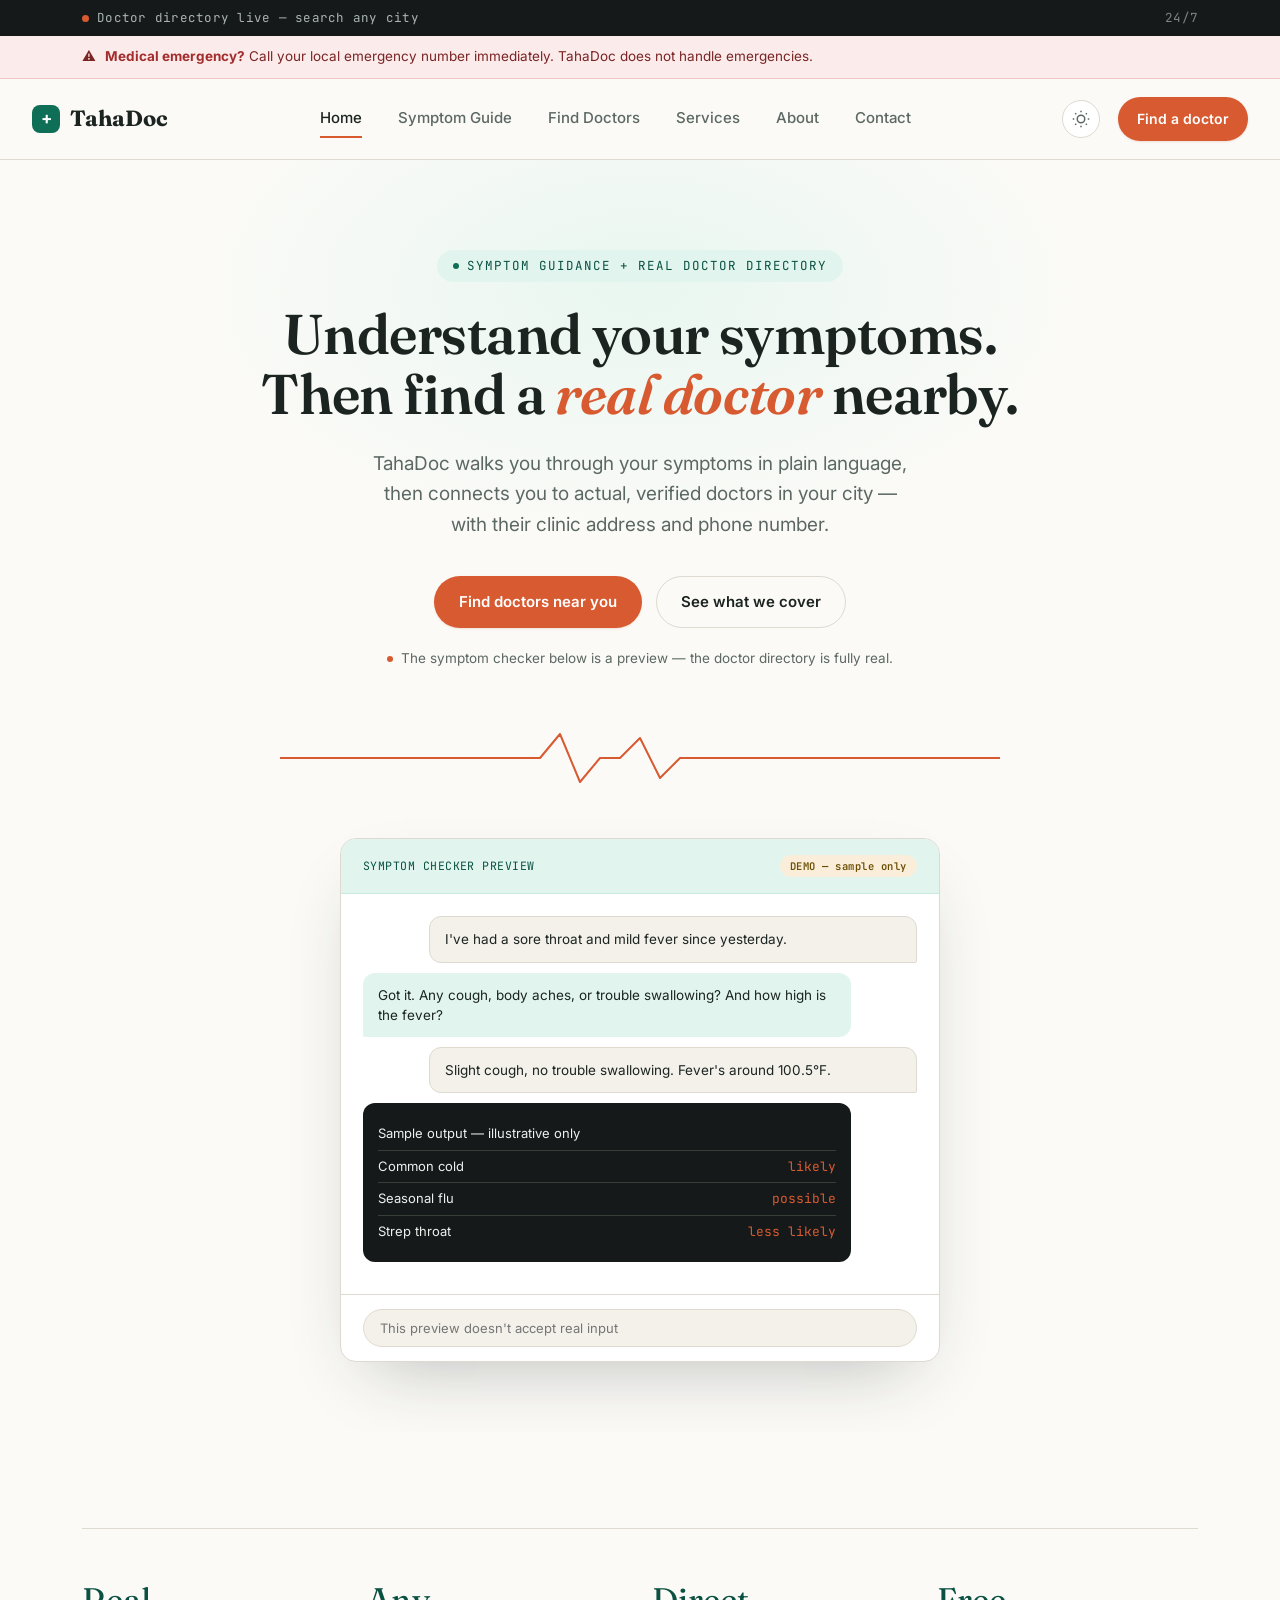
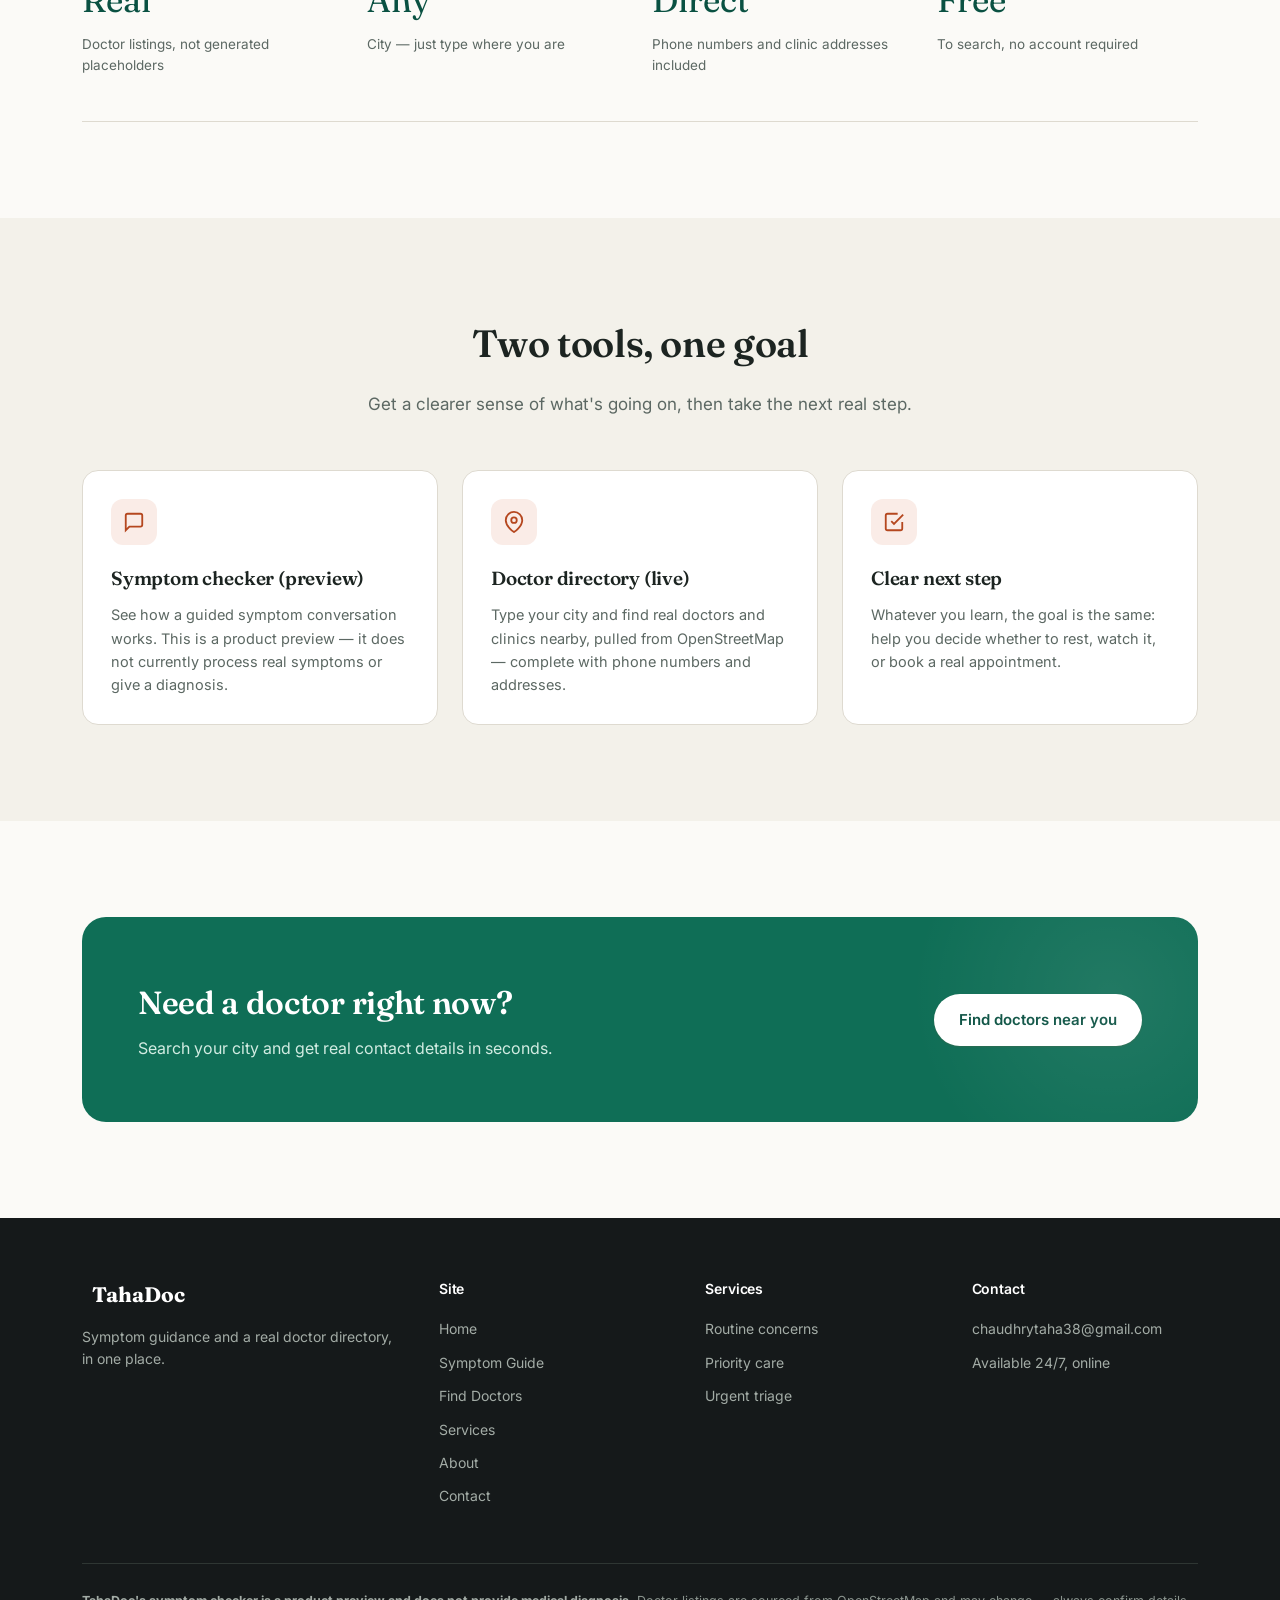
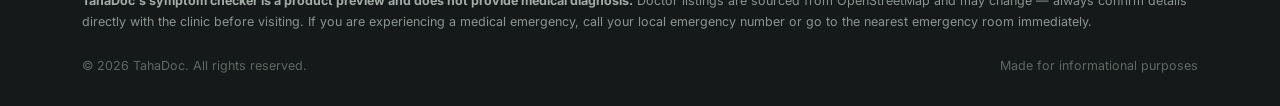
<file: index.html>
<!DOCTYPE html>
<html lang="en">
<head>
<meta charset="UTF-8">
<script>
  // Apply saved/system theme immediately, before page renders, to avoid a flash of the wrong theme.
  (function() {
    const saved = localStorage.getItem('tahadoc-theme');
    const systemPrefersDark = window.matchMedia('(prefers-color-scheme: dark)').matches;
    if (saved === 'dark' || (!saved && systemPrefersDark)) {
      document.documentElement.setAttribute('data-theme', 'dark');
    }
  })();
</script>

<meta name="viewport" content="width=device-width, initial-scale=1.0">
<title>TahaDoc — AI Symptom Guidance & Find Doctors Near You</title>
<meta name="description" content="TahaDoc helps you understand your symptoms and find real, verified doctors near you with contact details and clinic addresses.">
<link rel="preconnect" href="https://fonts.googleapis.com">
<link href="https://fonts.googleapis.com/css2?family=Fraunces:wght@500;600;700&family=Inter:wght@400;500;600;700&family=JetBrains+Mono:wght@400;500&display=swap" rel="stylesheet">
<link rel="stylesheet" href="style.css">
</head>
<body>

<div class="intro-overlay" id="introOverlay">
  <div class="intro-stage">
    <div class="intro-ripple"></div>
    <div class="intro-ripple"></div>
    <div class="intro-ripple"></div>
    <div class="intro-pulse-line">
      <svg viewBox="0 0 800 120" preserveAspectRatio="none">
        <path d="M0 60 H320 L345 18 L370 100 L392 60 L415 60 L438 30 L462 90 L485 60 H800" />
      </svg>
    </div>
    <div class="intro-mark"></div>
    <div class="intro-word">TahaDoc</div>
  </div>
</div>

<div class="status-strip">
  <div class="wrap">
    <span><span class="dot"></span>Doctor directory live — search any city</span>
    <span class="right">24/7</span>
  </div>
</div>

<div class="emergency-banner">
  <div class="wrap">
    <span>⚠</span>
    <span><strong>Medical emergency?</strong> Call your local emergency number immediately. TahaDoc does not handle emergencies.</span>
  </div>
</div>

<header class="site-header">
  <nav class="nav">
    <a href="index.html" class="logo"><span class="mark"></span>TahaDoc</a>
    <div class="nav-links">
      <a href="index.html" class="active">Home</a>
      <a href="symptom-guide.html">Symptom Guide</a>
      <a href="find-doctors.html">Find Doctors</a>
      <a href="services.html">Services</a>
      <a href="about.html">About</a>
      <a href="contact.html">Contact</a>
    </div>
    <div class="nav-cta">
      <button class="theme-toggle" id="themeToggle" aria-label="Toggle dark mode">
        <svg class="icon-sun" width="18" height="18" viewBox="0 0 24 24" fill="none" stroke="currentColor" stroke-width="2"><circle cx="12" cy="12" r="5"/><path d="M12 1v2M12 21v2M4.22 4.22l1.42 1.42M18.36 18.36l1.42 1.42M1 12h2M21 12h2M4.22 19.78l1.42-1.42M18.36 5.64l1.42-1.42"/></svg>
        <svg class="icon-moon" width="18" height="18" viewBox="0 0 24 24" fill="none" stroke="currentColor" stroke-width="2"><path d="M21 12.79A9 9 0 1111.21 3 7 7 0 0021 12.79z"/></svg>
      </button>
      <a href="find-doctors.html" class="btn btn-primary btn-small">Find a doctor</a>
      <button class="nav-toggle" aria-label="Open menu" aria-expanded="false"><span></span><span></span><span></span></button>
    </div>
  </nav>
</header>

<section class="hero">
  <div class="wrap">
    <span class="eyebrow">Symptom Guidance + Real Doctor Directory</span>
    <h1>Understand your symptoms.<br>Then find a <span class="accent">real doctor</span> nearby.</h1>
    <p class="lead">TahaDoc walks you through your symptoms in plain language, then connects you to actual, verified doctors in your city — with their clinic address and phone number.</p>
    <div class="hero-actions">
      <a href="find-doctors.html" class="btn btn-primary">Find doctors near you</a>
      <a href="services.html" class="btn btn-ghost">See what we cover</a>
    </div>
    <div class="hero-note"><span class="icon-dot"></span>The symptom checker below is a preview — the doctor directory is fully real.</div>

    <div class="pulse-divider">
      <svg viewBox="0 0 720 64" preserveAspectRatio="none" fill="none">
        <path d="M0 32 H260 L280 8 L300 56 L320 32 L340 32 L360 12 L380 52 L400 32 H720" stroke="#D85A30" stroke-width="2" stroke-linecap="round" stroke-linejoin="round"/>
      </svg>
    </div>

    <div class="demo-card">
      <div class="demo-card-head">
        <span class="label">SYMPTOM CHECKER PREVIEW</span>
        <span class="demo-tag">DEMO — sample only</span>
      </div>
      <div class="demo-body">
        <div class="bubble user">I've had a sore throat and mild fever since yesterday.</div>
        <div class="bubble ai">Got it. Any cough, body aches, or trouble swallowing? And how high is the fever?</div>
        <div class="bubble user">Slight cough, no trouble swallowing. Fever's around 100.5°F.</div>
        <div class="bubble result">
          <div class="row"><span>Sample output — illustrative only</span></div>
          <div class="row"><span>Common cold</span><span class="pct">likely</span></div>
          <div class="row"><span>Seasonal flu</span><span class="pct">possible</span></div>
          <div class="row"><span>Strep throat</span><span class="pct">less likely</span></div>
        </div>
      </div>
      <div class="demo-foot">
        <input type="text" placeholder="This preview doesn't accept real input" disabled>
      </div>
    </div>
  </div>
</section>

<section>
  <div class="wrap">
    <div class="trust-strip reveal-stagger">
      <div class="trust-stat"><div class="num">Real</div><div class="label">Doctor listings, not generated placeholders</div></div>
      <div class="trust-stat"><div class="num">Any</div><div class="label">City — just type where you are</div></div>
      <div class="trust-stat"><div class="num">Direct</div><div class="label">Phone numbers and clinic addresses included</div></div>
      <div class="trust-stat"><div class="num">Free</div><div class="label">To search, no account required</div></div>
    </div>
  </div>
</section>

<section class="section-alt">
  <div class="wrap">
    <div class="section-head centered reveal">
      <h2>Two tools, one goal</h2>
      <p>Get a clearer sense of what's going on, then take the next real step.</p>
    </div>
    <div class="card-grid reveal-stagger">
      <div class="card">
        <div class="icon-badge">
          <svg width="22" height="22" viewBox="0 0 24 24" fill="none" stroke="currentColor" stroke-width="2"><path d="M21 15a2 2 0 01-2 2H7l-4 4V5a2 2 0 012-2h14a2 2 0 012 2z"/></svg>
        </div>
        <h3>Symptom checker (preview)</h3>
        <p>See how a guided symptom conversation works. This is a product preview — it does not currently process real symptoms or give a diagnosis.</p>
      </div>
      <div class="card">
        <div class="icon-badge">
          <svg width="22" height="22" viewBox="0 0 24 24" fill="none" stroke="currentColor" stroke-width="2"><path d="M21 10c0 7-9 13-9 13s-9-6-9-13a9 9 0 0118 0z"/><circle cx="12" cy="10" r="3"/></svg>
        </div>
        <h3>Doctor directory (live)</h3>
        <p>Type your city and find real doctors and clinics nearby, pulled from OpenStreetMap — complete with phone numbers and addresses.</p>
      </div>
      <div class="card">
        <div class="icon-badge">
          <svg width="22" height="22" viewBox="0 0 24 24" fill="none" stroke="currentColor" stroke-width="2"><path d="M9 11l3 3L22 4M21 12v7a2 2 0 01-2 2H5a2 2 0 01-2-2V5a2 2 0 012-2h11"/></svg>
        </div>
        <h3>Clear next step</h3>
        <p>Whatever you learn, the goal is the same: help you decide whether to rest, watch it, or book a real appointment.</p>
      </div>
    </div>
  </div>
</section>

<section>
  <div class="wrap">
    <div class="cta-band reveal">
      <div>
        <h2>Need a doctor right now?</h2>
        <p>Search your city and get real contact details in seconds.</p>
      </div>
      <a href="find-doctors.html" class="btn btn-primary">Find doctors near you</a>
    </div>
  </div>
</section>

<footer>
  <div class="wrap">
    <div class="footer-grid">
      <div>
        <div class="footer-logo"><span class="mark"></span>TahaDoc</div>
        <p>Symptom guidance and a real doctor directory, in one place.</p>
      </div>
      <div>
        <h4>Site</h4>
        <ul>
          <li><a href="index.html">Home</a></li>
          <li><a href="symptom-guide.html">Symptom Guide</a></li>
          <li><a href="find-doctors.html">Find Doctors</a></li>
          <li><a href="services.html">Services</a></li>
          <li><a href="about.html">About</a></li>
          <li><a href="contact.html">Contact</a></li>
        </ul>
      </div>
      <div>
        <h4>Services</h4>
        <ul>
          <li><a href="services.html">Routine concerns</a></li>
          <li><a href="services.html">Priority care</a></li>
          <li><a href="services.html">Urgent triage</a></li>
        </ul>
      </div>
      <div>
        <h4>Contact</h4>
        <ul>
          <li>chaudhrytaha38@gmail.com</li>
          <li>Available 24/7, online</li>
        </ul>
      </div>
    </div>
    <div class="footer-disclaimer">
      <strong>TahaDoc's symptom checker is a product preview and does not provide medical diagnosis.</strong> Doctor listings are sourced from OpenStreetMap and may change — always confirm details directly with the clinic before visiting. If you are experiencing a medical emergency, call your local emergency number or go to the nearest emergency room immediately.
    </div>
    <div class="footer-bottom">
      <span>© 2026 TahaDoc. All rights reserved.</span>
      <span>Made for informational purposes</span>
    </div>
  </div>
</footer>

<script>
const navToggle = document.querySelector('.nav-toggle');
const navLinks = document.querySelector('.nav-links');
navToggle?.addEventListener('click', () => {
  const isOpen = navLinks.classList.toggle('nav-open');
  navToggle.setAttribute('aria-expanded', isOpen ? 'true' : 'false');
});
// Theme toggle button — the initial theme was already applied in <head>
// to avoid a flash; this just handles the click to switch and save it.
const themeToggle = document.getElementById('themeToggle');
themeToggle?.addEventListener('click', () => {
  const isDark = document.documentElement.getAttribute('data-theme') === 'dark';
  if (isDark) {
    document.documentElement.removeAttribute('data-theme');
    localStorage.setItem('tahadoc-theme', 'light');
  } else {
    document.documentElement.setAttribute('data-theme', 'dark');
    localStorage.setItem('tahadoc-theme', 'dark');
  }
});

// Scroll-reveal: fade/slide elements in as they enter the viewport.
const revealObserver = new IntersectionObserver((entries) => {
  entries.forEach((entry) => {
    if (entry.isIntersecting) {
      entry.target.classList.add('is-visible');
      revealObserver.unobserve(entry.target);
    }
  });
}, { threshold: 0.15, rootMargin: '0px 0px -60px 0px' });

document.querySelectorAll('.reveal, .reveal-stagger').forEach((el) => revealObserver.observe(el));

// Remove the intro overlay from the DOM once its animation finishes,
// so it doesn't sit invisible on top of the page afterward.
const introOverlay = document.getElementById('introOverlay');
if (introOverlay) {
  introOverlay.addEventListener('animationend', (e) => {
    if (e.animationName === 'intro-wipe-out') introOverlay.remove();
  });
}

</script>

</body>
</html>
</file>
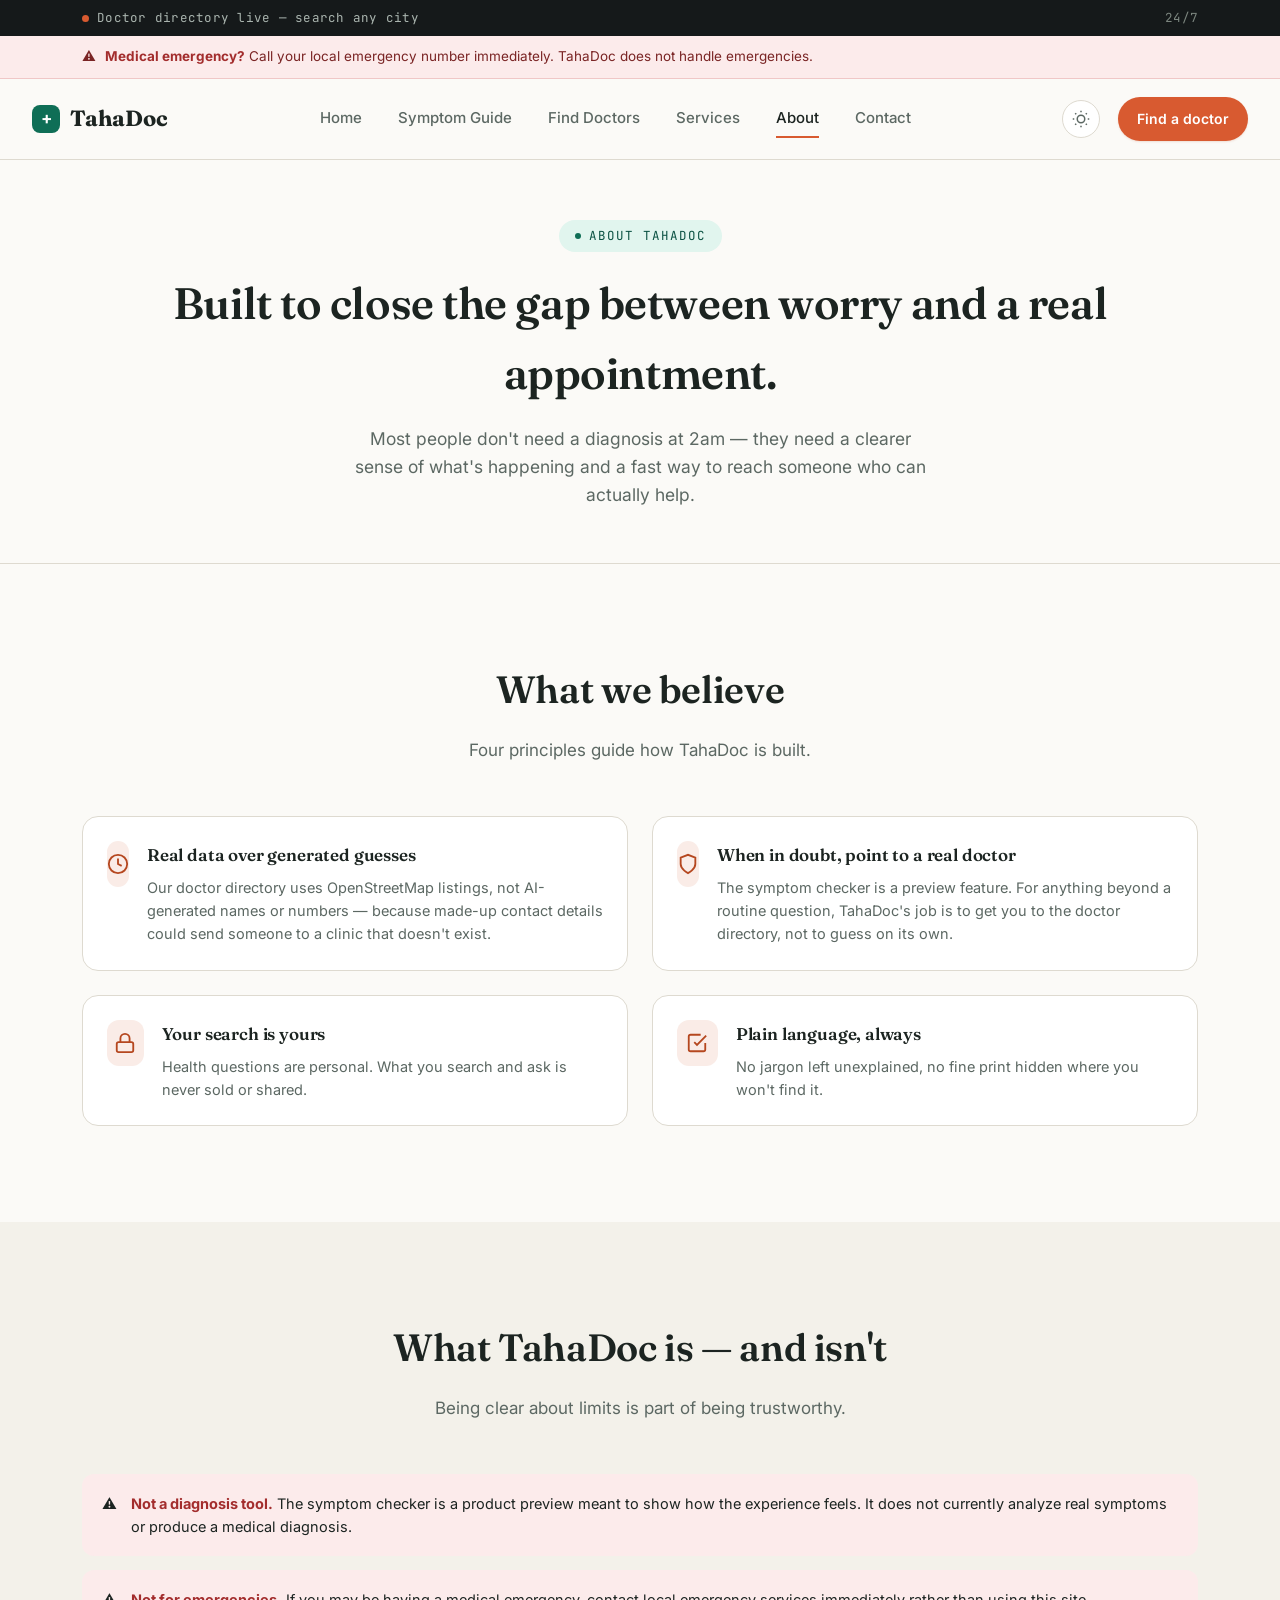
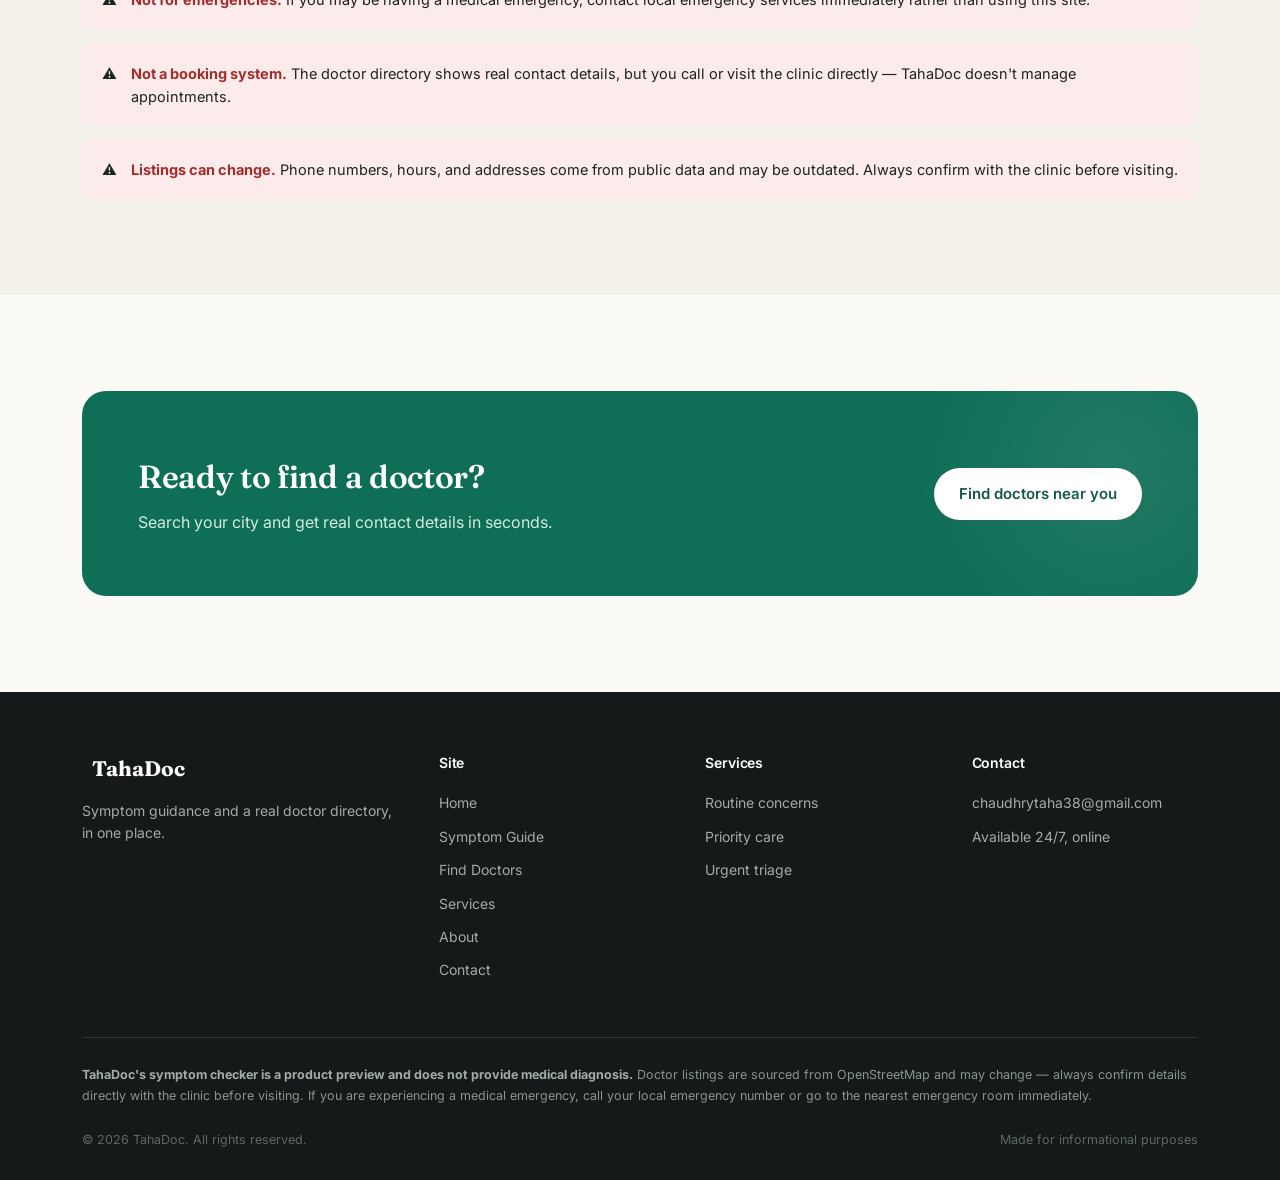
<file: about.html>
<!DOCTYPE html>
<html lang="en">
<head>
<meta charset="UTF-8">
<script>
  // Apply saved/system theme immediately, before page renders, to avoid a flash of the wrong theme.
  (function() {
    const saved = localStorage.getItem('tahadoc-theme');
    const systemPrefersDark = window.matchMedia('(prefers-color-scheme: dark)').matches;
    if (saved === 'dark' || (!saved && systemPrefersDark)) {
      document.documentElement.setAttribute('data-theme', 'dark');
    }
  })();
</script>

<meta name="viewport" content="width=device-width, initial-scale=1.0">
<title>About — TahaDoc</title>
<meta name="description" content="Learn how TahaDoc works, what it can and can't do, and the values behind it.">
<link rel="preconnect" href="https://fonts.googleapis.com">
<link href="https://fonts.googleapis.com/css2?family=Fraunces:wght@500;600;700&family=Inter:wght@400;500;600;700&family=JetBrains+Mono:wght@400;500&display=swap" rel="stylesheet">
<link rel="stylesheet" href="style.css">
</head>
<body>

<div class="status-strip">
  <div class="wrap">
    <span><span class="dot"></span>Doctor directory live — search any city</span>
    <span class="right">24/7</span>
  </div>
</div>

<div class="emergency-banner">
  <div class="wrap">
    <span>⚠</span>
    <span><strong>Medical emergency?</strong> Call your local emergency number immediately. TahaDoc does not handle emergencies.</span>
  </div>
</div>

<header class="site-header">
  <nav class="nav">
    <a href="index.html" class="logo"><span class="mark"></span>TahaDoc</a>
    <div class="nav-links">
      <a href="index.html">Home</a>
      <a href="symptom-guide.html">Symptom Guide</a>
      <a href="find-doctors.html">Find Doctors</a>
      <a href="services.html">Services</a>
      <a href="about.html" class="active">About</a>
      <a href="contact.html">Contact</a>
    </div>
    <div class="nav-cta">
      <button class="theme-toggle" id="themeToggle" aria-label="Toggle dark mode">
        <svg class="icon-sun" width="18" height="18" viewBox="0 0 24 24" fill="none" stroke="currentColor" stroke-width="2"><circle cx="12" cy="12" r="5"/><path d="M12 1v2M12 21v2M4.22 4.22l1.42 1.42M18.36 18.36l1.42 1.42M1 12h2M21 12h2M4.22 19.78l1.42-1.42M18.36 5.64l1.42-1.42"/></svg>
        <svg class="icon-moon" width="18" height="18" viewBox="0 0 24 24" fill="none" stroke="currentColor" stroke-width="2"><path d="M21 12.79A9 9 0 1111.21 3 7 7 0 0021 12.79z"/></svg>
      </button>
      <a href="find-doctors.html" class="btn btn-primary btn-small">Find a doctor</a>
      <button class="nav-toggle" aria-label="Open menu" aria-expanded="false"><span></span><span></span><span></span></button>
    </div>
  </nav>
</header>

<div class="page-header">
  <div class="wrap">
    <span class="eyebrow">About TahaDoc</span>
    <h1>Built to close the gap between worry and a real appointment.</h1>
    <p>Most people don't need a diagnosis at 2am — they need a clearer sense of what's happening and a fast way to reach someone who can actually help.</p>
  </div>
</div>

<section>
  <div class="wrap">
    <div class="section-head centered reveal">
      <h2>What we believe</h2>
      <p>Four principles guide how TahaDoc is built.</p>
    </div>
    <div class="value-grid reveal-stagger">
      <div class="value-card">
        <div class="icon-badge">
          <svg width="22" height="22" viewBox="0 0 24 24" fill="none" stroke="currentColor" stroke-width="2"><circle cx="12" cy="12" r="10"/><path d="M12 6v6l4 2"/></svg>
        </div>
        <div>
          <h4>Real data over generated guesses</h4>
          <p>Our doctor directory uses OpenStreetMap listings, not AI-generated names or numbers — because made-up contact details could send someone to a clinic that doesn't exist.</p>
        </div>
      </div>
      <div class="value-card">
        <div class="icon-badge">
          <svg width="22" height="22" viewBox="0 0 24 24" fill="none" stroke="currentColor" stroke-width="2"><path d="M12 22s8-4 8-10V5l-8-3-8 3v7c0 6 8 10 8 10z"/></svg>
        </div>
        <div>
          <h4>When in doubt, point to a real doctor</h4>
          <p>The symptom checker is a preview feature. For anything beyond a routine question, TahaDoc's job is to get you to the doctor directory, not to guess on its own.</p>
        </div>
      </div>
      <div class="value-card">
        <div class="icon-badge">
          <svg width="22" height="22" viewBox="0 0 24 24" fill="none" stroke="currentColor" stroke-width="2"><rect x="3" y="11" width="18" height="11" rx="2"/><path d="M7 11V7a5 5 0 0110 0v4"/></svg>
        </div>
        <div>
          <h4>Your search is yours</h4>
          <p>Health questions are personal. What you search and ask is never sold or shared.</p>
        </div>
      </div>
      <div class="value-card">
        <div class="icon-badge">
          <svg width="22" height="22" viewBox="0 0 24 24" fill="none" stroke="currentColor" stroke-width="2"><path d="M9 11l3 3L22 4M21 12v7a2 2 0 01-2 2H5a2 2 0 01-2-2V5a2 2 0 012-2h11"/></svg>
        </div>
        <div>
          <h4>Plain language, always</h4>
          <p>No jargon left unexplained, no fine print hidden where you won't find it.</p>
        </div>
      </div>
    </div>
  </div>
</section>

<section class="section-alt">
  <div class="wrap">
    <div class="section-head centered reveal">
      <h2>What TahaDoc is — and isn't</h2>
      <p>Being clear about limits is part of being trustworthy.</p>
    </div>
    <div class="limits-list reveal-stagger">
      <div class="item">
        <span>⚠</span>
        <span><strong>Not a diagnosis tool.</strong> The symptom checker is a product preview meant to show how the experience feels. It does not currently analyze real symptoms or produce a medical diagnosis.</span>
      </div>
      <div class="item">
        <span>⚠</span>
        <span><strong>Not for emergencies.</strong> If you may be having a medical emergency, contact local emergency services immediately rather than using this site.</span>
      </div>
      <div class="item">
        <span>⚠</span>
        <span><strong>Not a booking system.</strong> The doctor directory shows real contact details, but you call or visit the clinic directly — TahaDoc doesn't manage appointments.</span>
      </div>
      <div class="item">
        <span>⚠</span>
        <span><strong>Listings can change.</strong> Phone numbers, hours, and addresses come from public data and may be outdated. Always confirm with the clinic before visiting.</span>
      </div>
    </div>
  </div>
</section>

<section>
  <div class="wrap">
    <div class="cta-band reveal">
      <div>
        <h2>Ready to find a doctor?</h2>
        <p>Search your city and get real contact details in seconds.</p>
      </div>
      <a href="find-doctors.html" class="btn btn-primary">Find doctors near you</a>
    </div>
  </div>
</section>

<footer>
  <div class="wrap">
    <div class="footer-grid">
      <div>
        <div class="footer-logo"><span class="mark"></span>TahaDoc</div>
        <p>Symptom guidance and a real doctor directory, in one place.</p>
      </div>
      <div>
        <h4>Site</h4>
        <ul>
          <li><a href="index.html">Home</a></li>
          <li><a href="symptom-guide.html">Symptom Guide</a></li>
          <li><a href="find-doctors.html">Find Doctors</a></li>
          <li><a href="services.html">Services</a></li>
          <li><a href="about.html">About</a></li>
          <li><a href="contact.html">Contact</a></li>
        </ul>
      </div>
      <div>
        <h4>Services</h4>
        <ul>
          <li><a href="services.html">Routine concerns</a></li>
          <li><a href="services.html">Priority care</a></li>
          <li><a href="services.html">Urgent triage</a></li>
        </ul>
      </div>
      <div>
        <h4>Contact</h4>
        <ul>
          <li>chaudhrytaha38@gmail.com</li>
          <li>Available 24/7, online</li>
        </ul>
      </div>
    </div>
    <div class="footer-disclaimer">
      <strong>TahaDoc's symptom checker is a product preview and does not provide medical diagnosis.</strong> Doctor listings are sourced from OpenStreetMap and may change — always confirm details directly with the clinic before visiting. If you are experiencing a medical emergency, call your local emergency number or go to the nearest emergency room immediately.
    </div>
    <div class="footer-bottom">
      <span>© 2026 TahaDoc. All rights reserved.</span>
      <span>Made for informational purposes</span>
    </div>
  </div>
</footer>

<script>
const navToggle = document.querySelector('.nav-toggle');
const navLinks = document.querySelector('.nav-links');
navToggle?.addEventListener('click', () => {
  const isOpen = navLinks.classList.toggle('nav-open');
  navToggle.setAttribute('aria-expanded', isOpen ? 'true' : 'false');
});
// Theme toggle button — the initial theme was already applied in <head>
// to avoid a flash; this just handles the click to switch and save it.
const themeToggle = document.getElementById('themeToggle');
themeToggle?.addEventListener('click', () => {
  const isDark = document.documentElement.getAttribute('data-theme') === 'dark';
  if (isDark) {
    document.documentElement.removeAttribute('data-theme');
    localStorage.setItem('tahadoc-theme', 'light');
  } else {
    document.documentElement.setAttribute('data-theme', 'dark');
    localStorage.setItem('tahadoc-theme', 'dark');
  }
});

// Scroll-reveal: fade/slide elements in as they enter the viewport.
const revealObserver = new IntersectionObserver((entries) => {
  entries.forEach((entry) => {
    if (entry.isIntersecting) {
      entry.target.classList.add('is-visible');
      revealObserver.unobserve(entry.target);
    }
  });
}, { threshold: 0.15, rootMargin: '0px 0px -60px 0px' });

document.querySelectorAll('.reveal, .reveal-stagger').forEach((el) => revealObserver.observe(el));

</script>

</body>
</html>
</file>
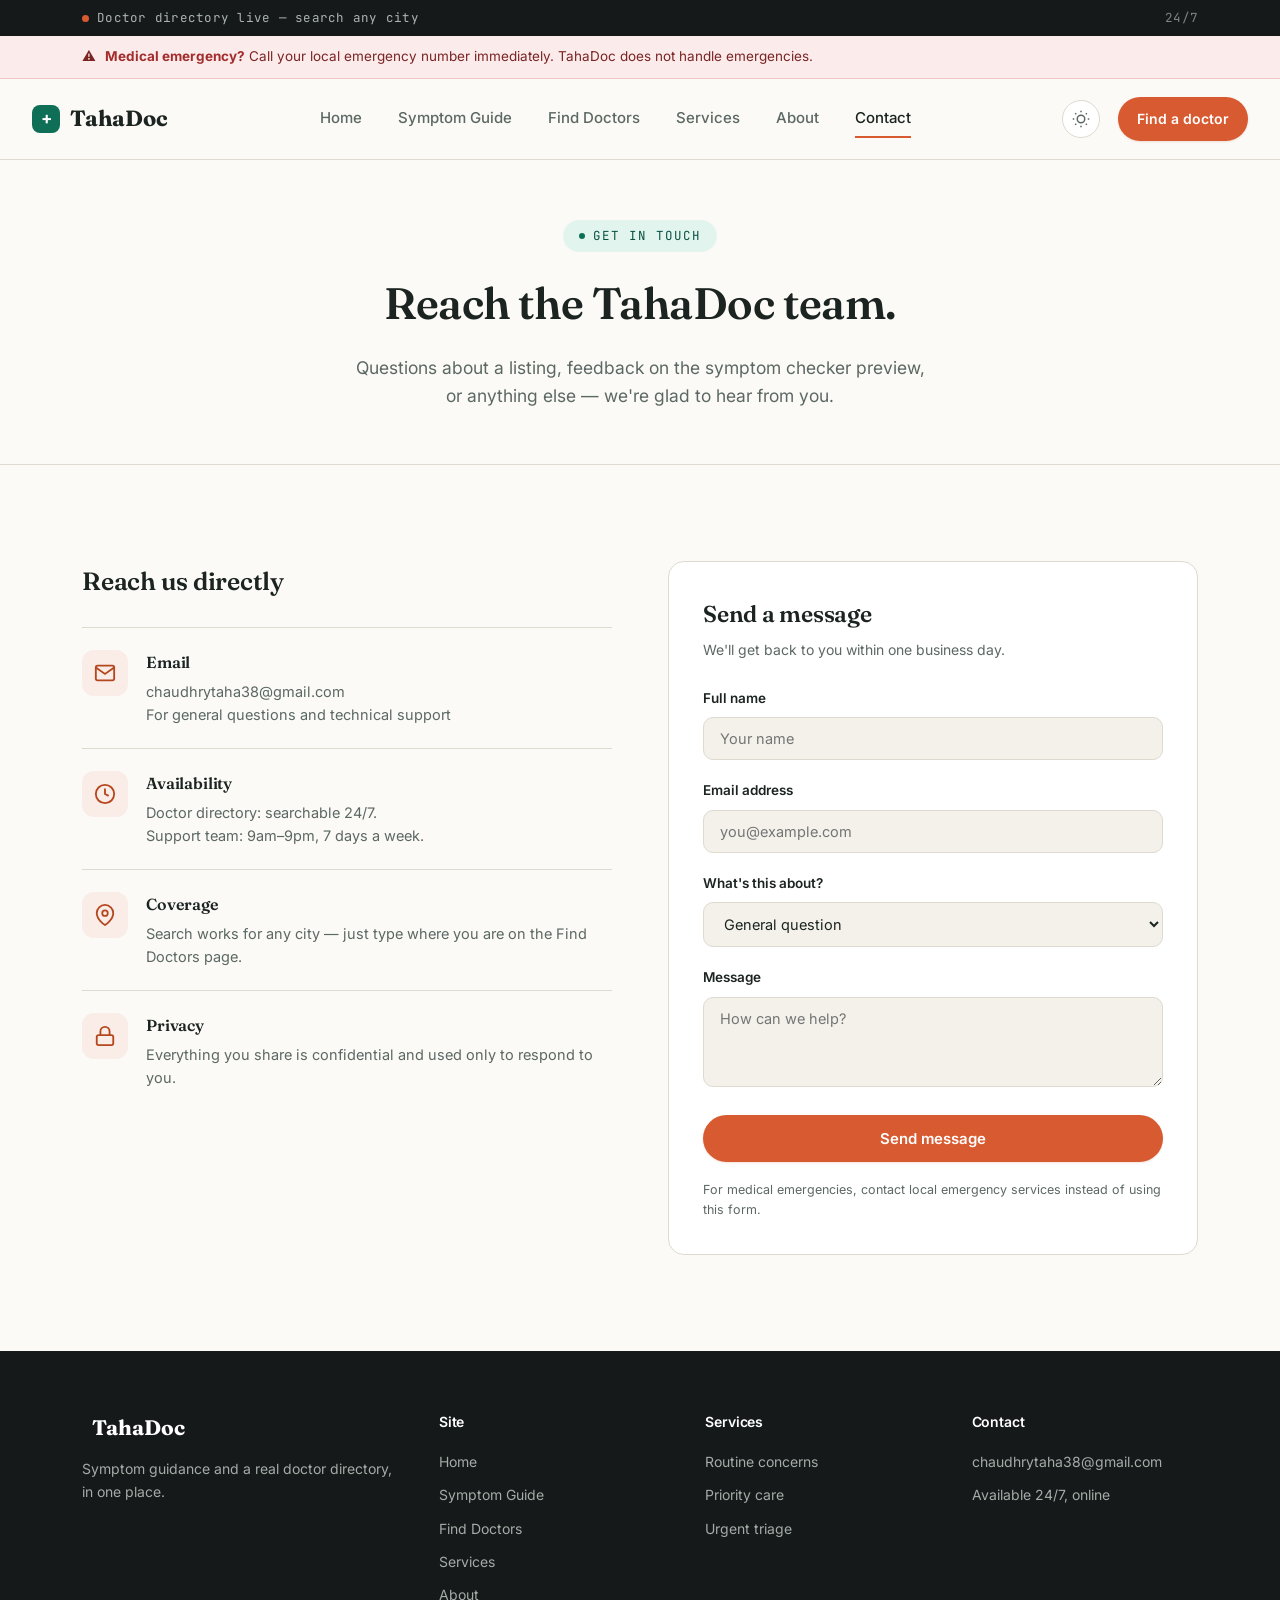
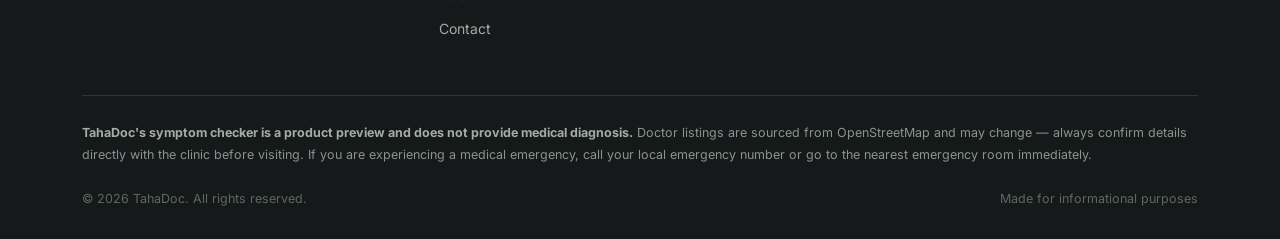
<file: contact.html>
<!DOCTYPE html>
<html lang="en">
<head>
<meta charset="UTF-8">
<script>
  // Apply saved/system theme immediately, before page renders, to avoid a flash of the wrong theme.
  (function() {
    const saved = localStorage.getItem('tahadoc-theme');
    const systemPrefersDark = window.matchMedia('(prefers-color-scheme: dark)').matches;
    if (saved === 'dark' || (!saved && systemPrefersDark)) {
      document.documentElement.setAttribute('data-theme', 'dark');
    }
  })();
</script>

<meta name="viewport" content="width=device-width, initial-scale=1.0">
<title>Contact — TahaDoc</title>
<meta name="description" content="Get in touch with the TahaDoc team.">
<link rel="preconnect" href="https://fonts.googleapis.com">
<link href="https://fonts.googleapis.com/css2?family=Fraunces:wght@500;600;700&family=Inter:wght@400;500;600;700&family=JetBrains+Mono:wght@400;500&display=swap" rel="stylesheet">
<link rel="stylesheet" href="style.css">
</head>
<body>

<div class="status-strip">
  <div class="wrap">
    <span><span class="dot"></span>Doctor directory live — search any city</span>
    <span class="right">24/7</span>
  </div>
</div>

<div class="emergency-banner">
  <div class="wrap">
    <span>⚠</span>
    <span><strong>Medical emergency?</strong> Call your local emergency number immediately. TahaDoc does not handle emergencies.</span>
  </div>
</div>

<header class="site-header">
  <nav class="nav">
    <a href="index.html" class="logo"><span class="mark"></span>TahaDoc</a>
    <div class="nav-links">
      <a href="index.html">Home</a>
      <a href="symptom-guide.html">Symptom Guide</a>
      <a href="find-doctors.html">Find Doctors</a>
      <a href="services.html">Services</a>
      <a href="about.html">About</a>
      <a href="contact.html" class="active">Contact</a>
    </div>
    <div class="nav-cta">
      <button class="theme-toggle" id="themeToggle" aria-label="Toggle dark mode">
        <svg class="icon-sun" width="18" height="18" viewBox="0 0 24 24" fill="none" stroke="currentColor" stroke-width="2"><circle cx="12" cy="12" r="5"/><path d="M12 1v2M12 21v2M4.22 4.22l1.42 1.42M18.36 18.36l1.42 1.42M1 12h2M21 12h2M4.22 19.78l1.42-1.42M18.36 5.64l1.42-1.42"/></svg>
        <svg class="icon-moon" width="18" height="18" viewBox="0 0 24 24" fill="none" stroke="currentColor" stroke-width="2"><path d="M21 12.79A9 9 0 1111.21 3 7 7 0 0021 12.79z"/></svg>
      </button>
      <a href="find-doctors.html" class="btn btn-primary btn-small">Find a doctor</a>
      <button class="nav-toggle" aria-label="Open menu" aria-expanded="false"><span></span><span></span><span></span></button>
    </div>
  </nav>
</header>

<div class="page-header">
  <div class="wrap">
    <span class="eyebrow">Get In Touch</span>
    <h1>Reach the TahaDoc team.</h1>
    <p>Questions about a listing, feedback on the symptom checker preview, or anything else — we're glad to hear from you.</p>
  </div>
</div>

<section>
  <div class="wrap">
    <div class="contact-grid reveal-stagger">
      <div>
        <h2 style="font-size:25px; margin-bottom:26px;">Reach us directly</h2>
        <div class="info-row">
          <div class="icon-badge">
            <svg width="22" height="22" viewBox="0 0 24 24" fill="none" stroke="currentColor" stroke-width="2"><rect x="2" y="4" width="20" height="16" rx="2"/><path d="M22 6l-10 7L2 6"/></svg>
          </div>
          <div>
            <h4>Email</h4>
            <p>chaudhrytaha38@gmail.com<br>For general questions and technical support</p>
          </div>
        </div>
        <div class="info-row">
          <div class="icon-badge">
            <svg width="22" height="22" viewBox="0 0 24 24" fill="none" stroke="currentColor" stroke-width="2"><circle cx="12" cy="12" r="10"/><path d="M12 6v6l4 2"/></svg>
          </div>
          <div>
            <h4>Availability</h4>
            <p>Doctor directory: searchable 24/7.<br>Support team: 9am–9pm, 7 days a week.</p>
          </div>
        </div>
        <div class="info-row">
          <div class="icon-badge">
            <svg width="22" height="22" viewBox="0 0 24 24" fill="none" stroke="currentColor" stroke-width="2"><path d="M21 10c0 7-9 13-9 13s-9-6-9-13a9 9 0 0118 0z"/><circle cx="12" cy="10" r="3"/></svg>
          </div>
          <div>
            <h4>Coverage</h4>
            <p>Search works for any city — just type where you are on the Find Doctors page.</p>
          </div>
        </div>
        <div class="info-row">
          <div class="icon-badge">
            <svg width="22" height="22" viewBox="0 0 24 24" fill="none" stroke="currentColor" stroke-width="2"><rect x="3" y="11" width="18" height="11" rx="2"/><path d="M7 11V7a5 5 0 0110 0v4"/></svg>
          </div>
          <div>
            <h4>Privacy</h4>
            <p>Everything you share is confidential and used only to respond to you.</p>
          </div>
        </div>
      </div>

      <div class="form-card">
        <h2 style="font-size:23px; margin-bottom:6px;">Send a message</h2>
        <p style="color:var(--ink-soft); font-size:14px; margin-bottom:26px;">We'll get back to you within one business day.</p>
        <form onsubmit="event.preventDefault(); alert('This is a demo form — connect it to your email or backend to go live.');">
          <div class="form-row">
            <label for="name">Full name</label>
            <input type="text" id="name" placeholder="Your name" required>
          </div>
          <div class="form-row">
            <label for="email">Email address</label>
            <input type="email" id="email" placeholder="you@example.com" required>
          </div>
          <div class="form-row">
            <label for="topic">What's this about?</label>
            <select id="topic">
              <option>General question</option>
              <option>Doctor listing issue</option>
              <option>Feedback on symptom checker</option>
              <option>Something else</option>
            </select>
          </div>
          <div class="form-row">
            <label for="message">Message</label>
            <textarea id="message" placeholder="How can we help?" required></textarea>
          </div>
          <button type="submit" class="btn btn-primary" style="width:100%; justify-content:center;">Send message</button>
          <p class="form-note">For medical emergencies, contact local emergency services instead of using this form.</p>
        </form>
      </div>
    </div>
  </div>
</section>

<footer>
  <div class="wrap">
    <div class="footer-grid">
      <div>
        <div class="footer-logo"><span class="mark"></span>TahaDoc</div>
        <p>Symptom guidance and a real doctor directory, in one place.</p>
      </div>
      <div>
        <h4>Site</h4>
        <ul>
          <li><a href="index.html">Home</a></li>
          <li><a href="symptom-guide.html">Symptom Guide</a></li>
          <li><a href="find-doctors.html">Find Doctors</a></li>
          <li><a href="services.html">Services</a></li>
          <li><a href="about.html">About</a></li>
          <li><a href="contact.html">Contact</a></li>
        </ul>
      </div>
      <div>
        <h4>Services</h4>
        <ul>
          <li><a href="services.html">Routine concerns</a></li>
          <li><a href="services.html">Priority care</a></li>
          <li><a href="services.html">Urgent triage</a></li>
        </ul>
      </div>
      <div>
        <h4>Contact</h4>
        <ul>
          <li>chaudhrytaha38@gmail.com</li>
          <li>Available 24/7, online</li>
        </ul>
      </div>
    </div>
    <div class="footer-disclaimer">
      <strong>TahaDoc's symptom checker is a product preview and does not provide medical diagnosis.</strong> Doctor listings are sourced from OpenStreetMap and may change — always confirm details directly with the clinic before visiting. If you are experiencing a medical emergency, call your local emergency number or go to the nearest emergency room immediately.
    </div>
    <div class="footer-bottom">
      <span>© 2026 TahaDoc. All rights reserved.</span>
      <span>Made for informational purposes</span>
    </div>
  </div>
</footer>

<script>
const navToggle = document.querySelector('.nav-toggle');
const navLinks = document.querySelector('.nav-links');
navToggle?.addEventListener('click', () => {
  const isOpen = navLinks.classList.toggle('nav-open');
  navToggle.setAttribute('aria-expanded', isOpen ? 'true' : 'false');
});
// Theme toggle button — the initial theme was already applied in <head>
// to avoid a flash; this just handles the click to switch and save it.
const themeToggle = document.getElementById('themeToggle');
themeToggle?.addEventListener('click', () => {
  const isDark = document.documentElement.getAttribute('data-theme') === 'dark';
  if (isDark) {
    document.documentElement.removeAttribute('data-theme');
    localStorage.setItem('tahadoc-theme', 'light');
  } else {
    document.documentElement.setAttribute('data-theme', 'dark');
    localStorage.setItem('tahadoc-theme', 'dark');
  }
});

// Scroll-reveal: fade/slide elements in as they enter the viewport.
const revealObserver = new IntersectionObserver((entries) => {
  entries.forEach((entry) => {
    if (entry.isIntersecting) {
      entry.target.classList.add('is-visible');
      revealObserver.unobserve(entry.target);
    }
  });
}, { threshold: 0.15, rootMargin: '0px 0px -60px 0px' });

document.querySelectorAll('.reveal, .reveal-stagger').forEach((el) => revealObserver.observe(el));

</script>

</body>
</html>
</file>
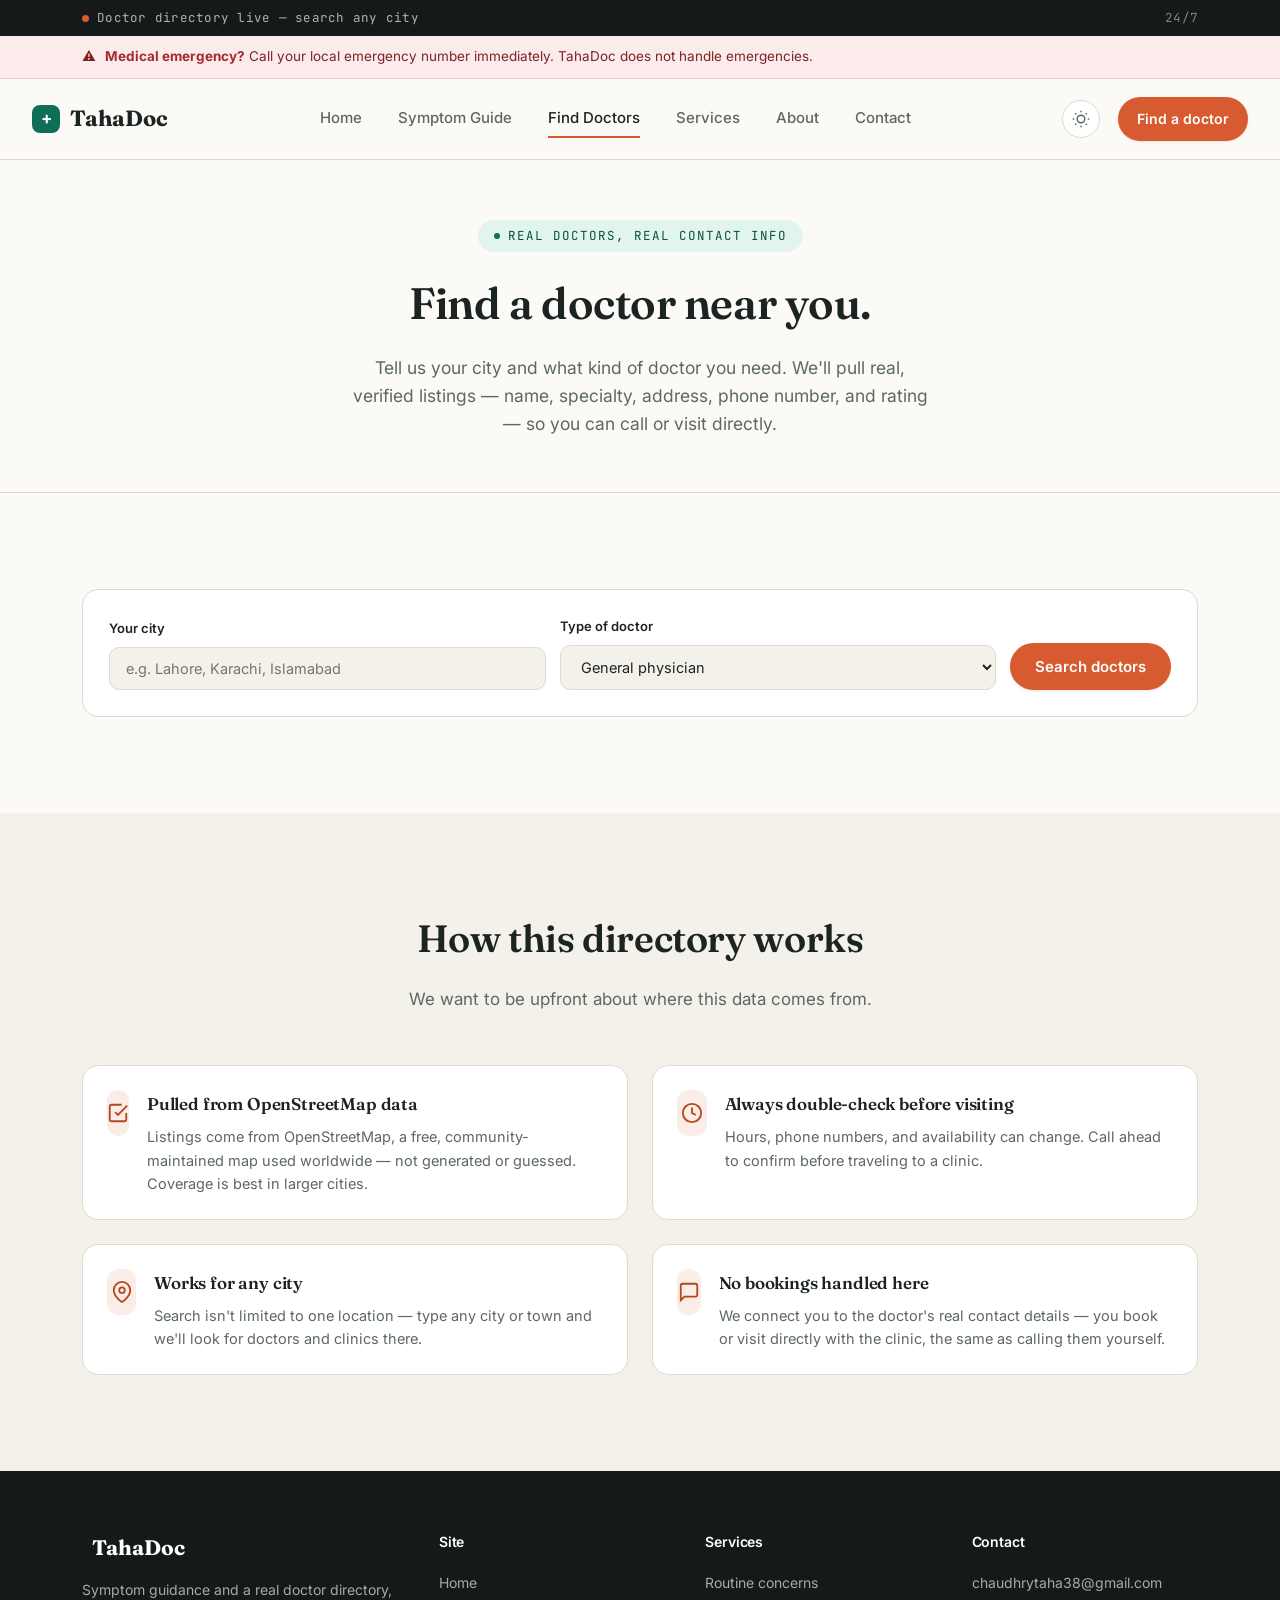
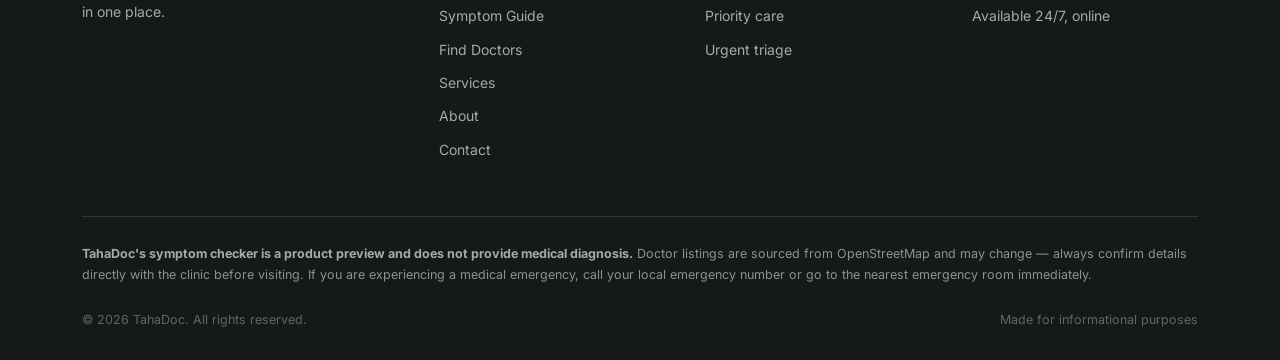
<file: find-doctors.html>
<!DOCTYPE html>
<html lang="en">
<head>
<meta charset="UTF-8">
<script>
  // Apply saved/system theme immediately, before page renders, to avoid a flash of the wrong theme.
  (function() {
    const saved = localStorage.getItem('tahadoc-theme');
    const systemPrefersDark = window.matchMedia('(prefers-color-scheme: dark)').matches;
    if (saved === 'dark' || (!saved && systemPrefersDark)) {
      document.documentElement.setAttribute('data-theme', 'dark');
    }
  })();
</script>

<meta name="viewport" content="width=device-width, initial-scale=1.0">
<title>Find Doctors — TahaDoc</title>
<meta name="description" content="Find real, verified doctors and clinics in your city with phone numbers and addresses.">
<link rel="preconnect" href="https://fonts.googleapis.com">
<link href="https://fonts.googleapis.com/css2?family=Fraunces:wght@500;600;700&family=Inter:wght@400;500;600;700&family=JetBrains+Mono:wght@400;500&display=swap" rel="stylesheet">
<link rel="stylesheet" href="style.css">
</head>
<body>

<div class="status-strip">
  <div class="wrap">
    <span><span class="dot"></span>Doctor directory live — search any city</span>
    <span class="right">24/7</span>
  </div>
</div>

<div class="emergency-banner">
  <div class="wrap">
    <span>⚠</span>
    <span><strong>Medical emergency?</strong> Call your local emergency number immediately. TahaDoc does not handle emergencies.</span>
  </div>
</div>

<header class="site-header">
  <nav class="nav">
    <a href="index.html" class="logo"><span class="mark"></span>TahaDoc</a>
    <div class="nav-links">
      <a href="index.html">Home</a>
      <a href="symptom-guide.html">Symptom Guide</a>
      <a href="find-doctors.html" class="active">Find Doctors</a>
      <a href="services.html">Services</a>
      <a href="about.html">About</a>
      <a href="contact.html">Contact</a>
    </div>
    <div class="nav-cta">
      <button class="theme-toggle" id="themeToggle" aria-label="Toggle dark mode">
        <svg class="icon-sun" width="18" height="18" viewBox="0 0 24 24" fill="none" stroke="currentColor" stroke-width="2"><circle cx="12" cy="12" r="5"/><path d="M12 1v2M12 21v2M4.22 4.22l1.42 1.42M18.36 18.36l1.42 1.42M1 12h2M21 12h2M4.22 19.78l1.42-1.42M18.36 5.64l1.42-1.42"/></svg>
        <svg class="icon-moon" width="18" height="18" viewBox="0 0 24 24" fill="none" stroke="currentColor" stroke-width="2"><path d="M21 12.79A9 9 0 1111.21 3 7 7 0 0021 12.79z"/></svg>
      </button>
      <a href="find-doctors.html" class="btn btn-primary btn-small">Find a doctor</a>
      <button class="nav-toggle" aria-label="Open menu" aria-expanded="false"><span></span><span></span><span></span></button>
    </div>
  </nav>
</header>

<div class="page-header">
  <div class="wrap">
    <span class="eyebrow">Real Doctors, Real Contact Info</span>
    <h1>Find a doctor near you.</h1>
    <p>Tell us your city and what kind of doctor you need. We'll pull real, verified listings — name, specialty, address, phone number, and rating — so you can call or visit directly.</p>
  </div>
</div>

<section>
  <div class="wrap">
    <div class="finder-panel">
      <div class="finder-field">
        <label for="city">Your city</label>
        <input type="text" id="city" placeholder="e.g. Lahore, Karachi, Islamabad">
      </div>
      <div class="finder-field">
        <label for="specialty">Type of doctor</label>
        <select id="specialty">
          <option>General physician</option>
          <option>Dentist</option>
          <option>Dermatologist</option>
          <option>Pediatrician</option>
          <option>Gynecologist</option>
          <option>ENT specialist</option>
          <option>Cardiologist</option>
          <option>Orthopedic</option>
          <option>Psychiatrist</option>
        </select>
      </div>
      <button class="btn btn-primary" id="searchBtn">Search doctors</button>
    </div>

    <div id="resultsArea"></div>
  </div>
</section>

<section class="section-alt">
  <div class="wrap">
    <div class="section-head centered reveal">
      <h2>How this directory works</h2>
      <p>We want to be upfront about where this data comes from.</p>
    </div>
    <div class="value-grid reveal-stagger">
      <div class="value-card">
        <div class="icon-badge">
          <svg width="22" height="22" viewBox="0 0 24 24" fill="none" stroke="currentColor" stroke-width="2"><path d="M9 11l3 3L22 4M21 12v7a2 2 0 01-2 2H5a2 2 0 01-2-2V5a2 2 0 012-2h11"/></svg>
        </div>
        <div>
          <h4>Pulled from OpenStreetMap data</h4>
          <p>Listings come from OpenStreetMap, a free, community-maintained map used worldwide — not generated or guessed. Coverage is best in larger cities.</p>
        </div>
      </div>
      <div class="value-card">
        <div class="icon-badge">
          <svg width="22" height="22" viewBox="0 0 24 24" fill="none" stroke="currentColor" stroke-width="2"><circle cx="12" cy="12" r="10"/><path d="M12 6v6l4 2"/></svg>
        </div>
        <div>
          <h4>Always double-check before visiting</h4>
          <p>Hours, phone numbers, and availability can change. Call ahead to confirm before traveling to a clinic.</p>
        </div>
      </div>
      <div class="value-card">
        <div class="icon-badge">
          <svg width="22" height="22" viewBox="0 0 24 24" fill="none" stroke="currentColor" stroke-width="2"><path d="M21 10c0 7-9 13-9 13s-9-6-9-13a9 9 0 0118 0z"/><circle cx="12" cy="10" r="3"/></svg>
        </div>
        <div>
          <h4>Works for any city</h4>
          <p>Search isn't limited to one location — type any city or town and we'll look for doctors and clinics there.</p>
        </div>
      </div>
      <div class="value-card">
        <div class="icon-badge">
          <svg width="22" height="22" viewBox="0 0 24 24" fill="none" stroke="currentColor" stroke-width="2"><path d="M21 15a2 2 0 01-2 2H7l-4 4V5a2 2 0 012-2h14a2 2 0 012 2z"/></svg>
        </div>
        <div>
          <h4>No bookings handled here</h4>
          <p>We connect you to the doctor's real contact details — you book or visit directly with the clinic, the same as calling them yourself.</p>
        </div>
      </div>
    </div>
  </div>
</section>

<footer>
  <div class="wrap">
    <div class="footer-grid">
      <div>
        <div class="footer-logo"><span class="mark"></span>TahaDoc</div>
        <p>Symptom guidance and a real doctor directory, in one place.</p>
      </div>
      <div>
        <h4>Site</h4>
        <ul>
          <li><a href="index.html">Home</a></li>
          <li><a href="symptom-guide.html">Symptom Guide</a></li>
          <li><a href="find-doctors.html">Find Doctors</a></li>
          <li><a href="services.html">Services</a></li>
          <li><a href="about.html">About</a></li>
          <li><a href="contact.html">Contact</a></li>
        </ul>
      </div>
      <div>
        <h4>Services</h4>
        <ul>
          <li><a href="services.html">Routine concerns</a></li>
          <li><a href="services.html">Priority care</a></li>
          <li><a href="services.html">Urgent triage</a></li>
        </ul>
      </div>
      <div>
        <h4>Contact</h4>
        <ul>
          <li>chaudhrytaha38@gmail.com</li>
          <li>Available 24/7, online</li>
        </ul>
      </div>
    </div>
    <div class="footer-disclaimer">
      <strong>TahaDoc's symptom checker is a product preview and does not provide medical diagnosis.</strong> Doctor listings are sourced from OpenStreetMap and may change — always confirm details directly with the clinic before visiting. If you are experiencing a medical emergency, call your local emergency number or go to the nearest emergency room immediately.
    </div>
    <div class="footer-bottom">
      <span>© 2026 TahaDoc. All rights reserved.</span>
      <span>Made for informational purposes</span>
    </div>
  </div>
</footer>

<script>
const navToggle = document.querySelector('.nav-toggle');
const navLinks = document.querySelector('.nav-links');
navToggle?.addEventListener('click', () => {
  const isOpen = navLinks.classList.toggle('nav-open');
  navToggle.setAttribute('aria-expanded', isOpen ? 'true' : 'false');
});
// Theme toggle button — the initial theme was already applied in <head>
// to avoid a flash; this just handles the click to switch and save it.
const themeToggle = document.getElementById('themeToggle');
themeToggle?.addEventListener('click', () => {
  const isDark = document.documentElement.getAttribute('data-theme') === 'dark';
  if (isDark) {
    document.documentElement.removeAttribute('data-theme');
    localStorage.setItem('tahadoc-theme', 'light');
  } else {
    document.documentElement.setAttribute('data-theme', 'dark');
    localStorage.setItem('tahadoc-theme', 'dark');
  }
});

// Scroll-reveal: fade/slide elements in as they enter the viewport.
const revealObserver = new IntersectionObserver((entries) => {
  entries.forEach((entry) => {
    if (entry.isIntersecting) {
      entry.target.classList.add('is-visible');
      revealObserver.unobserve(entry.target);
    }
  });
}, { threshold: 0.15, rootMargin: '0px 0px -60px 0px' });

document.querySelectorAll('.reveal, .reveal-stagger').forEach((el) => revealObserver.observe(el));


// If we arrived here from the Symptom Guide with a suggested specialty
// (e.g. find-doctors.html?specialty=Dermatologist), pre-select it.
(function prefillFromQueryParams() {
  const params = new URLSearchParams(window.location.search);
  const specialtyParam = params.get('specialty');
  if (specialtyParam) {
    const select = document.getElementById('specialty');
    const matchingOption = Array.from(select.options).find(
      (opt) => opt.value.toLowerCase() === specialtyParam.toLowerCase()
    );
    if (matchingOption) select.value = matchingOption.value;
  }
})();

function escapeHtml(str) {
  return str.replace(/[&<>"']/g, (c) => ({
    '&': '&amp;', '<': '&lt;', '>': '&gt;', '"': '&quot;', "'": '&#39;'
  }[c]));
}

function renderDoctorCard(doc) {
  const typeLabel = { clinic: 'Clinic', doctors: "Doctor's office", hospital: 'Hospital' }[doc.type] || 'Medical facility';
  const phone = doc.phone
    ? `<a href="tel:${escapeHtml(doc.phone)}" class="btn btn-primary btn-small">Call ${escapeHtml(doc.phone)}</a>`
    : `<span style="font-size:13px; color:var(--ink-soft);">No phone listed</span>`;
  const mapsLink = (doc.lat && doc.lon)
    ? `<a href="https://www.openstreetmap.org/?mlat=${doc.lat}&mlon=${doc.lon}#map=17/${doc.lat}/${doc.lon}" target="_blank" rel="noopener" class="btn btn-ghost btn-small">View on map</a>`
    : '';

  return `
    <div class="doctor-card">
      <div class="info">
        <h4>${escapeHtml(doc.name)}</h4>
        <div class="specialty">${escapeHtml(doc.specialty || typeLabel)}</div>
        <div class="meta-row">📍 ${escapeHtml(doc.address || 'Address not listed')}</div>
        ${doc.openingHours ? `<div class="meta-row">🕒 ${escapeHtml(doc.openingHours)}</div>` : ''}
        ${doc.website ? `<div class="meta-row">🔗 <a href="${escapeHtml(doc.website)}" target="_blank" rel="noopener">${escapeHtml(doc.website)}</a></div>` : ''}
      </div>
      <div class="actions">
        ${phone}
        ${mapsLink}
      </div>
    </div>
  `;
}

document.getElementById('searchBtn').addEventListener('click', async () => {
  const city = document.getElementById('city').value.trim();
  const specialty = document.getElementById('specialty').value;
  const resultsArea = document.getElementById('resultsArea');
  const searchBtn = document.getElementById('searchBtn');

  if (!city) {
    resultsArea.innerHTML = '<p class="finder-status error">Please enter a city to search.</p>';
    return;
  }

  searchBtn.disabled = true;
  searchBtn.textContent = 'Searching…';
  resultsArea.innerHTML = '<p class="finder-status">Searching for doctors and clinics…</p>';

  try {
    const res = await fetch(`/api/find-doctors?city=${encodeURIComponent(city)}&specialty=${encodeURIComponent(specialty)}`);
    const data = await res.json();

    if (!res.ok) {
      resultsArea.innerHTML = `<p class="finder-status error">${escapeHtml(data.error || 'Something went wrong.')}</p>`;
      return;
    }

    if (data.results.length === 0) {
      resultsArea.innerHTML = `<p class="finder-status">No listed clinics or doctors found near "${escapeHtml(city)}" in our data source. Try a nearby larger city.</p>`;
      return;
    }

    resultsArea.innerHTML = `
      <p class="finder-status">Found ${data.results.length} result(s) near ${escapeHtml(data.city)}.</p>
      <div class="results-list">${data.results.map(renderDoctorCard).join('')}</div>
    `;
  } catch (err) {
    resultsArea.innerHTML = '<p class="finder-status error">Could not reach the search service. Please check your connection and try again.</p>';
  } finally {
    searchBtn.disabled = false;
    searchBtn.textContent = 'Search doctors';
  }
});
</script>

</body>
</html>
</file>
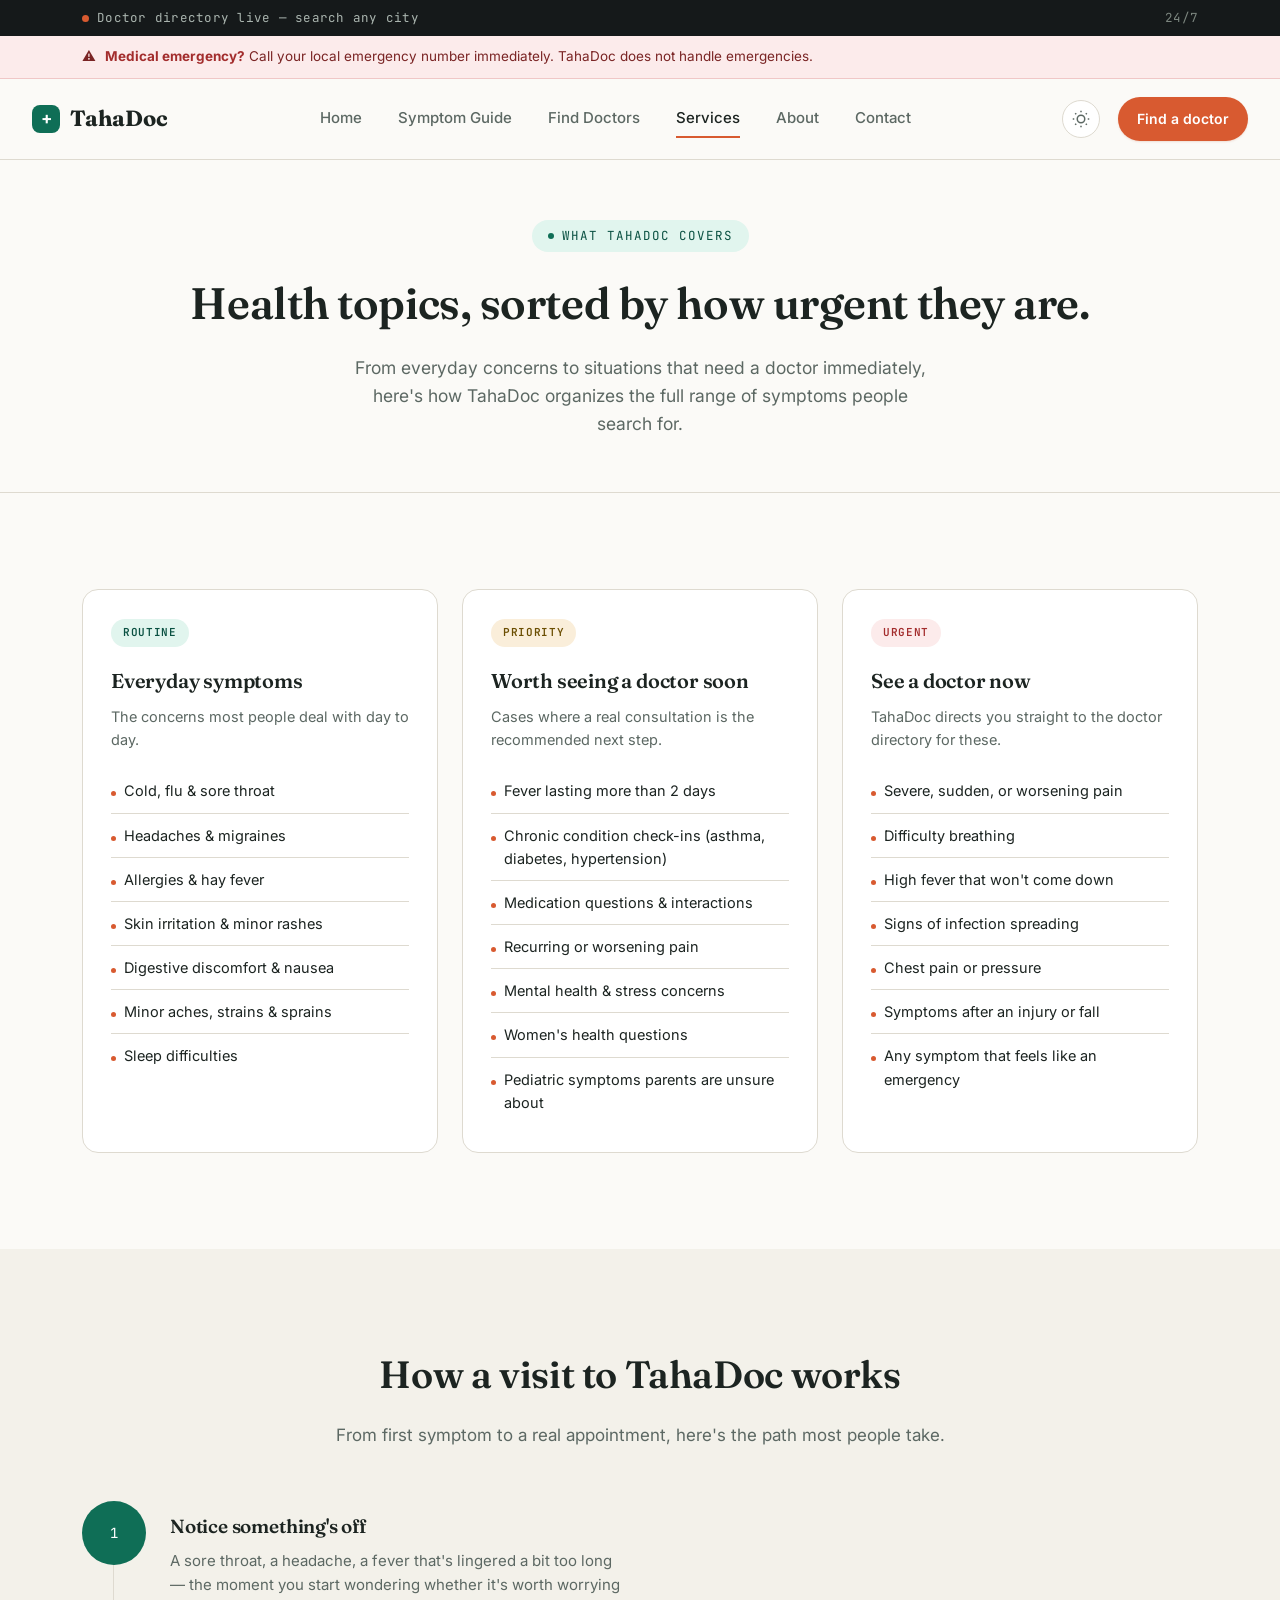
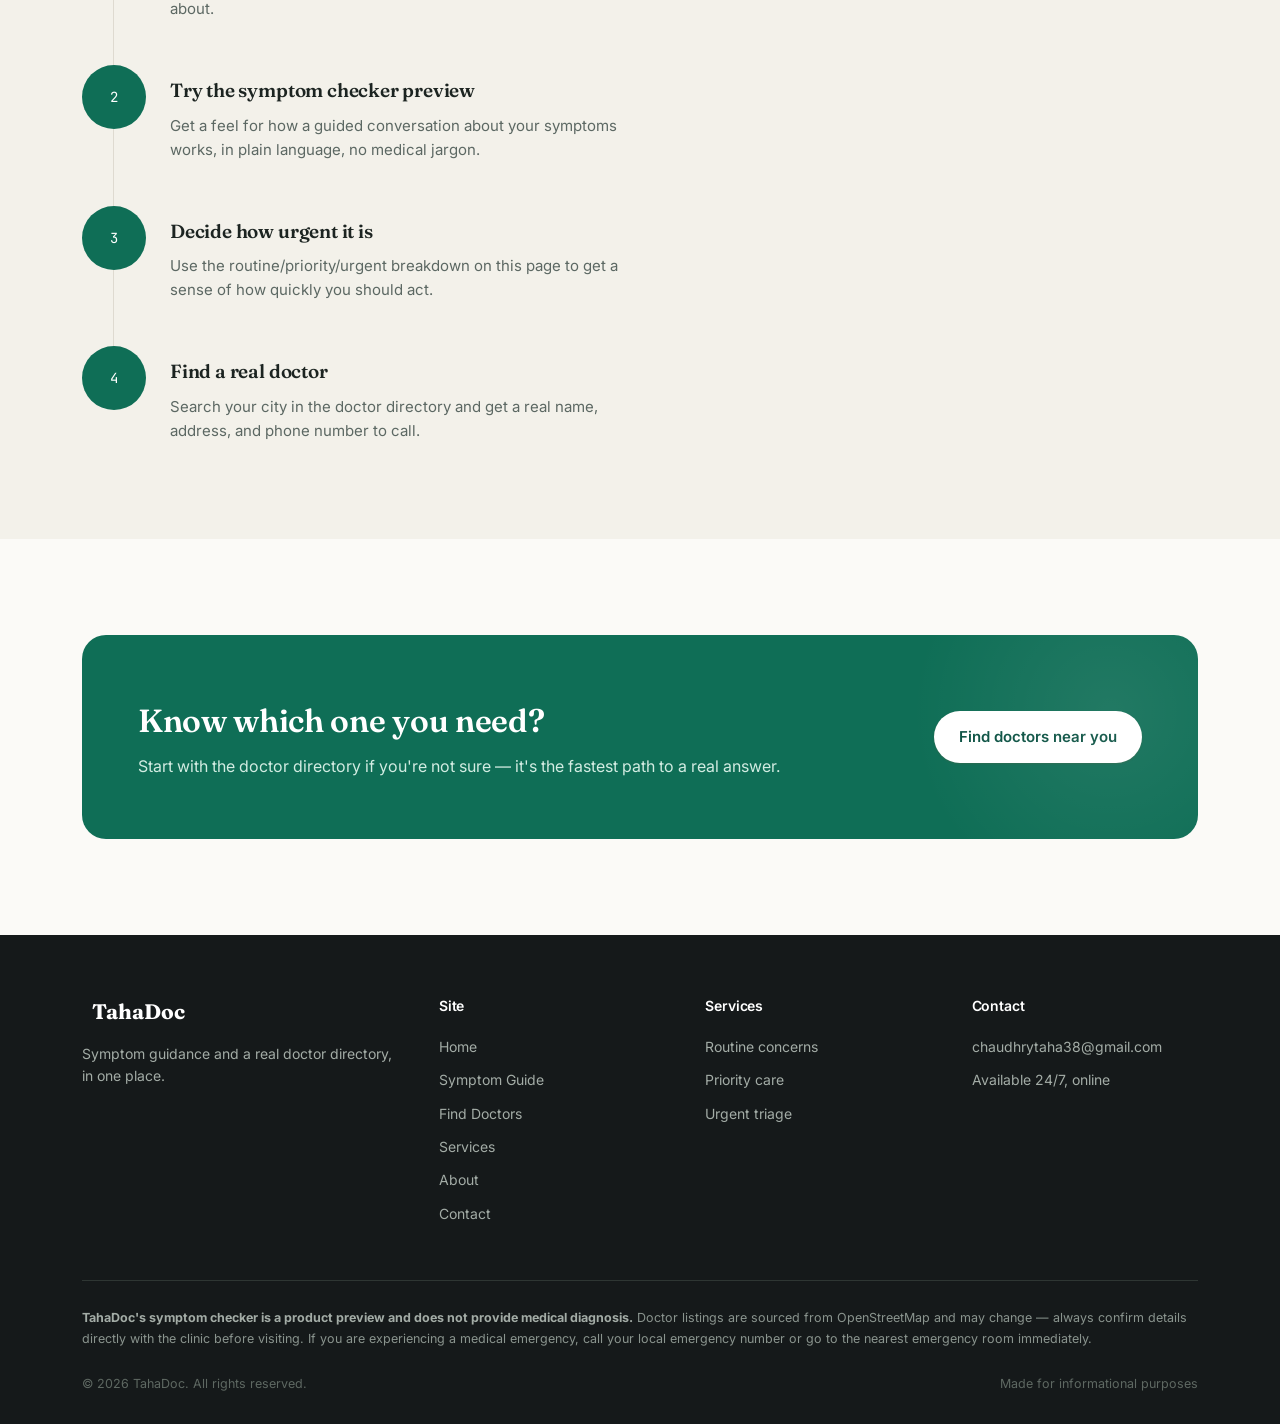
<file: services.html>
<!DOCTYPE html>
<html lang="en">
<head>
<meta charset="UTF-8">
<script>
  // Apply saved/system theme immediately, before page renders, to avoid a flash of the wrong theme.
  (function() {
    const saved = localStorage.getItem('tahadoc-theme');
    const systemPrefersDark = window.matchMedia('(prefers-color-scheme: dark)').matches;
    if (saved === 'dark' || (!saved && systemPrefersDark)) {
      document.documentElement.setAttribute('data-theme', 'dark');
    }
  })();
</script>

<meta name="viewport" content="width=device-width, initial-scale=1.0">
<title>Services — TahaDoc</title>
<meta name="description" content="See the full range of health topics TahaDoc covers, organized by urgency.">
<link rel="preconnect" href="https://fonts.googleapis.com">
<link href="https://fonts.googleapis.com/css2?family=Fraunces:wght@500;600;700&family=Inter:wght@400;500;600;700&family=JetBrains+Mono:wght@400;500&display=swap" rel="stylesheet">
<link rel="stylesheet" href="style.css">
</head>
<body>

<div class="status-strip">
  <div class="wrap">
    <span><span class="dot"></span>Doctor directory live — search any city</span>
    <span class="right">24/7</span>
  </div>
</div>

<div class="emergency-banner">
  <div class="wrap">
    <span>⚠</span>
    <span><strong>Medical emergency?</strong> Call your local emergency number immediately. TahaDoc does not handle emergencies.</span>
  </div>
</div>

<header class="site-header">
  <nav class="nav">
    <a href="index.html" class="logo"><span class="mark"></span>TahaDoc</a>
    <div class="nav-links">
      <a href="index.html">Home</a>
      <a href="symptom-guide.html">Symptom Guide</a>
      <a href="find-doctors.html">Find Doctors</a>
      <a href="services.html" class="active">Services</a>
      <a href="about.html">About</a>
      <a href="contact.html">Contact</a>
    </div>
    <div class="nav-cta">
      <button class="theme-toggle" id="themeToggle" aria-label="Toggle dark mode">
        <svg class="icon-sun" width="18" height="18" viewBox="0 0 24 24" fill="none" stroke="currentColor" stroke-width="2"><circle cx="12" cy="12" r="5"/><path d="M12 1v2M12 21v2M4.22 4.22l1.42 1.42M18.36 18.36l1.42 1.42M1 12h2M21 12h2M4.22 19.78l1.42-1.42M18.36 5.64l1.42-1.42"/></svg>
        <svg class="icon-moon" width="18" height="18" viewBox="0 0 24 24" fill="none" stroke="currentColor" stroke-width="2"><path d="M21 12.79A9 9 0 1111.21 3 7 7 0 0021 12.79z"/></svg>
      </button>
      <a href="find-doctors.html" class="btn btn-primary btn-small">Find a doctor</a>
      <button class="nav-toggle" aria-label="Open menu" aria-expanded="false"><span></span><span></span><span></span></button>
    </div>
  </nav>
</header>

<div class="page-header">
  <div class="wrap">
    <span class="eyebrow">What TahaDoc Covers</span>
    <h1>Health topics, sorted by how urgent they are.</h1>
    <p>From everyday concerns to situations that need a doctor immediately, here's how TahaDoc organizes the full range of symptoms people search for.</p>
  </div>
</div>

<section>
  <div class="wrap">
    <div class="triage-board reveal-stagger">
      <div class="triage-group">
        <span class="tag tag-routine">Routine</span>
        <h3>Everyday symptoms</h3>
        <p>The concerns most people deal with day to day.</p>
        <ul>
          <li>Cold, flu &amp; sore throat</li>
          <li>Headaches &amp; migraines</li>
          <li>Allergies &amp; hay fever</li>
          <li>Skin irritation &amp; minor rashes</li>
          <li>Digestive discomfort &amp; nausea</li>
          <li>Minor aches, strains &amp; sprains</li>
          <li>Sleep difficulties</li>
        </ul>
      </div>
      <div class="triage-group">
        <span class="tag tag-priority">Priority</span>
        <h3>Worth seeing a doctor soon</h3>
        <p>Cases where a real consultation is the recommended next step.</p>
        <ul>
          <li>Fever lasting more than 2 days</li>
          <li>Chronic condition check-ins (asthma, diabetes, hypertension)</li>
          <li>Medication questions &amp; interactions</li>
          <li>Recurring or worsening pain</li>
          <li>Mental health &amp; stress concerns</li>
          <li>Women's health questions</li>
          <li>Pediatric symptoms parents are unsure about</li>
        </ul>
      </div>
      <div class="triage-group">
        <span class="tag tag-urgent">Urgent</span>
        <h3>See a doctor now</h3>
        <p>TahaDoc directs you straight to the doctor directory for these.</p>
        <ul>
          <li>Severe, sudden, or worsening pain</li>
          <li>Difficulty breathing</li>
          <li>High fever that won't come down</li>
          <li>Signs of infection spreading</li>
          <li>Chest pain or pressure</li>
          <li>Symptoms after an injury or fall</li>
          <li>Any symptom that feels like an emergency</li>
        </ul>
      </div>
    </div>
  </div>
</section>

<section class="section-alt">
  <div class="wrap">
    <div class="section-head centered reveal">
      <h2>How a visit to TahaDoc works</h2>
      <p>From first symptom to a real appointment, here's the path most people take.</p>
    </div>
    <div class="process reveal-stagger">
      <div class="process-step">
        <div class="num">1</div>
        <div class="step-content">
          <h4>Notice something's off</h4>
          <p>A sore throat, a headache, a fever that's lingered a bit too long — the moment you start wondering whether it's worth worrying about.</p>
        </div>
      </div>
      <div class="process-step">
        <div class="num">2</div>
        <div class="step-content">
          <h4>Try the symptom checker preview</h4>
          <p>Get a feel for how a guided conversation about your symptoms works, in plain language, no medical jargon.</p>
        </div>
      </div>
      <div class="process-step">
        <div class="num">3</div>
        <div class="step-content">
          <h4>Decide how urgent it is</h4>
          <p>Use the routine/priority/urgent breakdown on this page to get a sense of how quickly you should act.</p>
        </div>
      </div>
      <div class="process-step">
        <div class="num">4</div>
        <div class="step-content">
          <h4>Find a real doctor</h4>
          <p>Search your city in the doctor directory and get a real name, address, and phone number to call.</p>
        </div>
      </div>
    </div>
  </div>
</section>

<section>
  <div class="wrap">
    <div class="cta-band reveal">
      <div>
        <h2>Know which one you need?</h2>
        <p>Start with the doctor directory if you're not sure — it's the fastest path to a real answer.</p>
      </div>
      <a href="find-doctors.html" class="btn btn-primary">Find doctors near you</a>
    </div>
  </div>
</section>

<footer>
  <div class="wrap">
    <div class="footer-grid">
      <div>
        <div class="footer-logo"><span class="mark"></span>TahaDoc</div>
        <p>Symptom guidance and a real doctor directory, in one place.</p>
      </div>
      <div>
        <h4>Site</h4>
        <ul>
          <li><a href="index.html">Home</a></li>
          <li><a href="symptom-guide.html">Symptom Guide</a></li>
          <li><a href="find-doctors.html">Find Doctors</a></li>
          <li><a href="services.html">Services</a></li>
          <li><a href="about.html">About</a></li>
          <li><a href="contact.html">Contact</a></li>
        </ul>
      </div>
      <div>
        <h4>Services</h4>
        <ul>
          <li><a href="services.html">Routine concerns</a></li>
          <li><a href="services.html">Priority care</a></li>
          <li><a href="services.html">Urgent triage</a></li>
        </ul>
      </div>
      <div>
        <h4>Contact</h4>
        <ul>
          <li>chaudhrytaha38@gmail.com</li>
          <li>Available 24/7, online</li>
        </ul>
      </div>
    </div>
    <div class="footer-disclaimer">
      <strong>TahaDoc's symptom checker is a product preview and does not provide medical diagnosis.</strong> Doctor listings are sourced from OpenStreetMap and may change — always confirm details directly with the clinic before visiting. If you are experiencing a medical emergency, call your local emergency number or go to the nearest emergency room immediately.
    </div>
    <div class="footer-bottom">
      <span>© 2026 TahaDoc. All rights reserved.</span>
      <span>Made for informational purposes</span>
    </div>
  </div>
</footer>

<script>
const navToggle = document.querySelector('.nav-toggle');
const navLinks = document.querySelector('.nav-links');
navToggle?.addEventListener('click', () => {
  const isOpen = navLinks.classList.toggle('nav-open');
  navToggle.setAttribute('aria-expanded', isOpen ? 'true' : 'false');
});
// Theme toggle button — the initial theme was already applied in <head>
// to avoid a flash; this just handles the click to switch and save it.
const themeToggle = document.getElementById('themeToggle');
themeToggle?.addEventListener('click', () => {
  const isDark = document.documentElement.getAttribute('data-theme') === 'dark';
  if (isDark) {
    document.documentElement.removeAttribute('data-theme');
    localStorage.setItem('tahadoc-theme', 'light');
  } else {
    document.documentElement.setAttribute('data-theme', 'dark');
    localStorage.setItem('tahadoc-theme', 'dark');
  }
});

// Scroll-reveal: fade/slide elements in as they enter the viewport.
const revealObserver = new IntersectionObserver((entries) => {
  entries.forEach((entry) => {
    if (entry.isIntersecting) {
      entry.target.classList.add('is-visible');
      revealObserver.unobserve(entry.target);
    }
  });
}, { threshold: 0.15, rootMargin: '0px 0px -60px 0px' });

document.querySelectorAll('.reveal, .reveal-stagger').forEach((el) => revealObserver.observe(el));

</script>

</body>
</html>
</file>
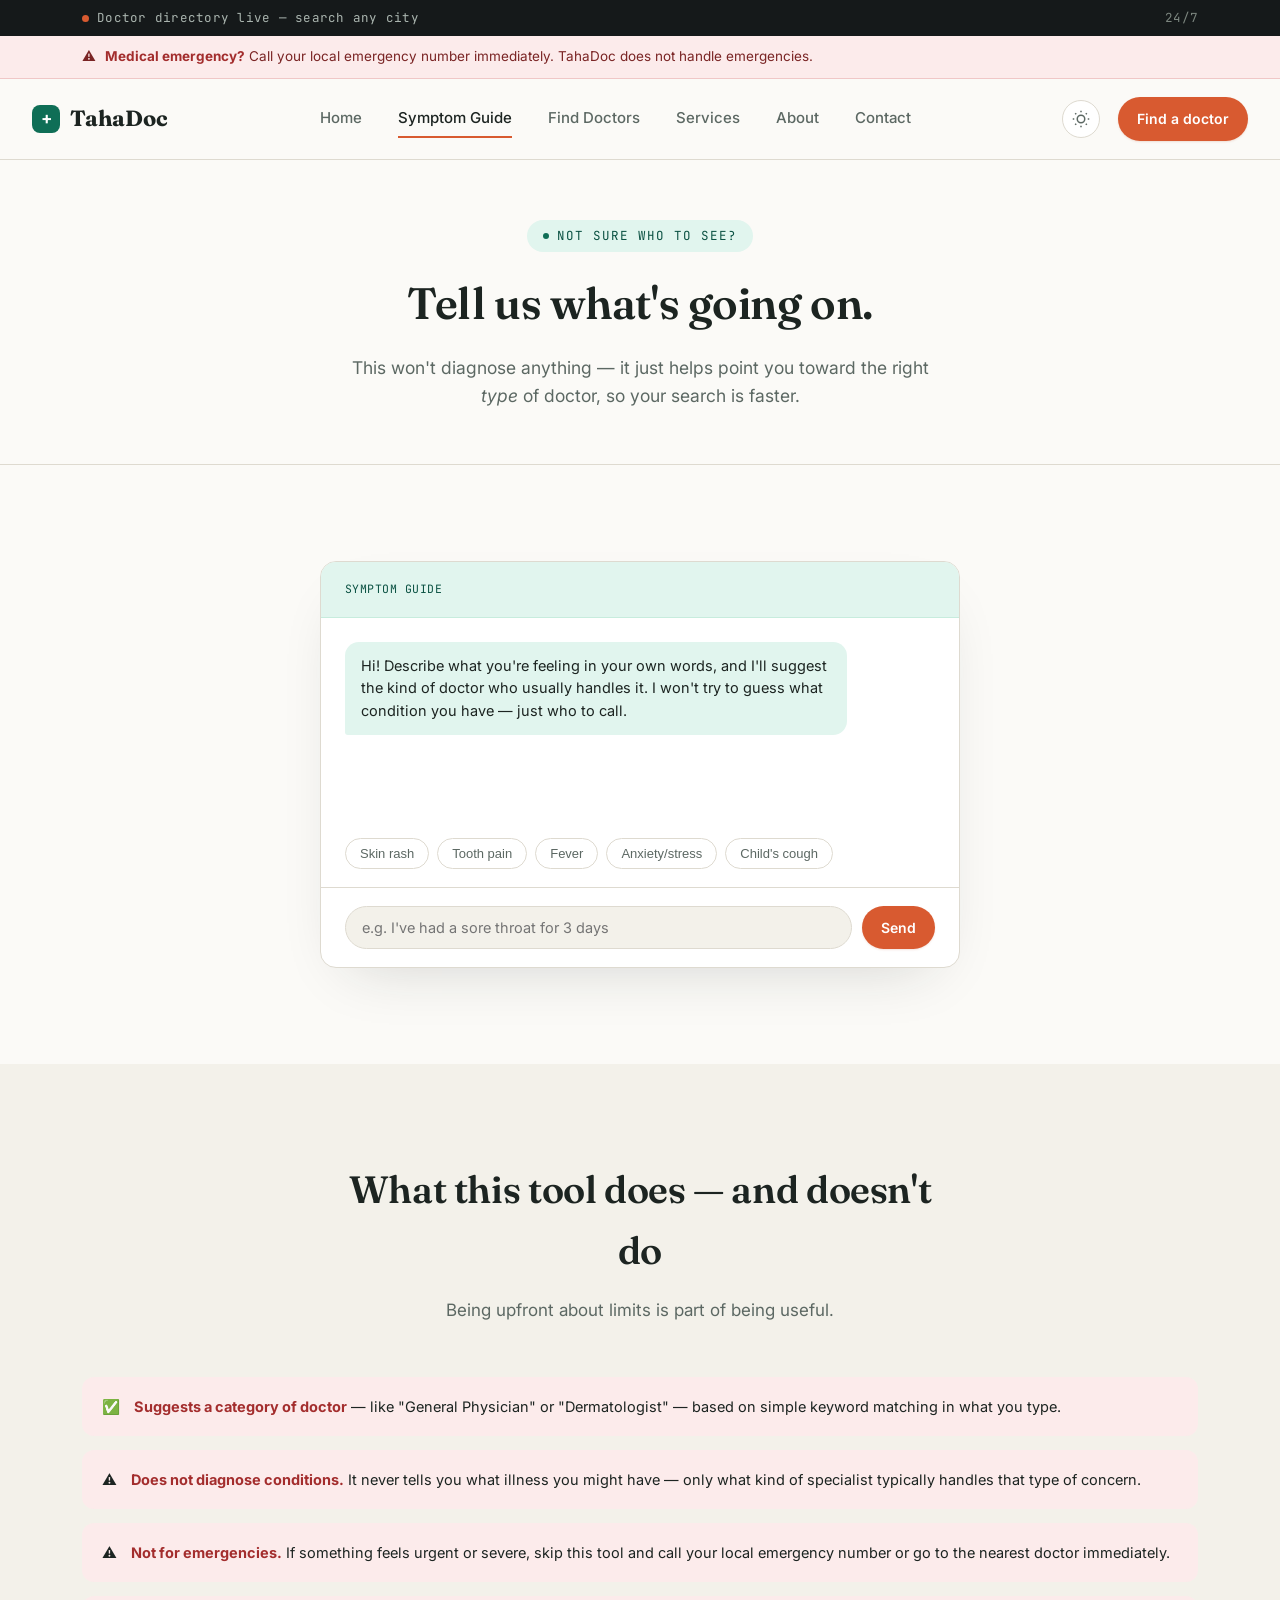
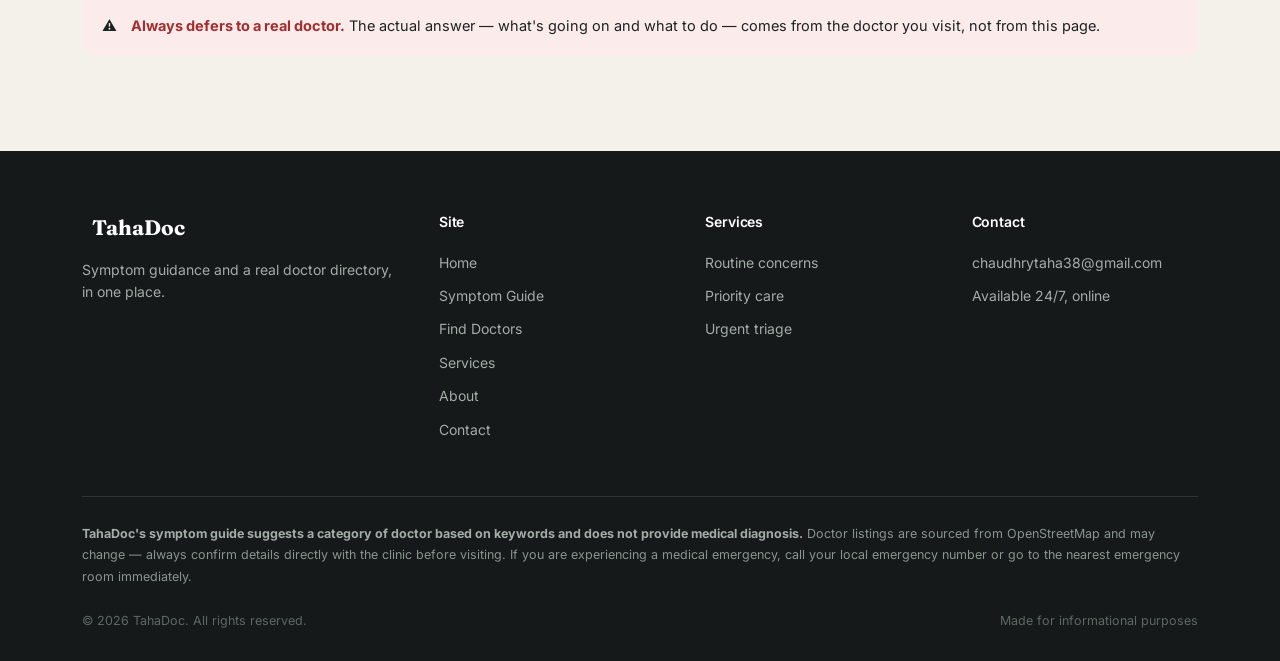
<file: symptom-guide.html>
<!DOCTYPE html>
<html lang="en">
<head>
<meta charset="UTF-8">
<script>
  // Apply saved/system theme immediately, before page renders, to avoid a flash of the wrong theme.
  (function() {
    const saved = localStorage.getItem('tahadoc-theme');
    const systemPrefersDark = window.matchMedia('(prefers-color-scheme: dark)').matches;
    if (saved === 'dark' || (!saved && systemPrefersDark)) {
      document.documentElement.setAttribute('data-theme', 'dark');
    }
  })();
</script>

<meta name="viewport" content="width=device-width, initial-scale=1.0">
<title>Symptom Guide — TahaDoc</title>
<meta name="description" content="Tell us what's going on and we'll point you to the right type of doctor — then help you find one nearby.">
<link rel="preconnect" href="https://fonts.googleapis.com">
<link href="https://fonts.googleapis.com/css2?family=Fraunces:wght@500;600;700&family=Inter:wght@400;500;600;700&family=JetBrains+Mono:wght@400;500&display=swap" rel="stylesheet">
<link rel="stylesheet" href="style.css">
<style>
  .chat-shell {
    max-width: 640px;
    margin: 0 auto;
    background: #fff;
    border: 1px solid var(--line);
    border-radius: var(--radius);
    box-shadow: 0 24px 60px -30px rgba(28,36,33,0.2);
    overflow: hidden;
  }
  .chat-head {
    display: flex; justify-content: space-between; align-items: center;
    padding: 18px 24px;
    background: var(--teal-pale);
    border-bottom: 1px solid var(--teal-pale-strong);
  }
  .chat-head .label {
    font-family: var(--font-mono); font-size: 11.5px; letter-spacing: 0.04em;
    color: var(--teal-dark); display: flex; align-items: center; gap: 7px;
  }
  .chat-messages {
    padding: 24px;
    min-height: 220px;
    display: flex;
    flex-direction: column;
    gap: 14px;
  }
  .chat-bubble {
    font-size: 14.5px; line-height: 1.55; padding: 13px 16px; border-radius: 14px; max-width: 85%;
  }
  .chat-bubble.bot {
    background: var(--teal-pale); color: var(--ink); border-radius: 14px 14px 14px 3px; align-self: flex-start;
  }
  .chat-bubble.user {
    background: var(--surface); color: var(--ink); border: 1px solid var(--line);
    border-radius: 14px 14px 3px 14px; align-self: flex-end;
  }
  .chat-bubble.guidance {
    background: #15191A; color: #eef0ee; border-radius: 14px; align-self: stretch;
  }
  .chat-bubble.guidance .specialty-name {
    font-family: var(--font-display); font-size: 18px; color: #fff; margin: 6px 0 10px;
  }
  .chat-bubble.guidance .disclaimer-line {
    font-size: 12.5px; color: #9fb0a8; margin-top: 10px; padding-top: 10px; border-top: 1px solid #364039;
  }
  .chat-bubble.guidance a.btn {
    margin-top: 12px;
  }
  .chat-input-row {
    display: flex; gap: 10px; padding: 18px 24px; border-top: 1px solid var(--line);
  }
  .chat-input-row input {
    flex: 1; padding: 12px 16px; border-radius: 100px; border: 1.5px solid var(--line);
    background: var(--surface); font-family: var(--font-body); font-size: 14.5px; color: var(--ink);
  }
  .quick-chip-row { display: flex; flex-wrap: wrap; gap: 8px; padding: 0 24px 18px; }
  .quick-chip {
    font-size: 13px; padding: 7px 14px; border-radius: 100px; border: 1.5px solid var(--line);
    background: #fff; cursor: pointer; color: var(--ink-soft);
  }
  .quick-chip:hover { border-color: var(--teal); color: var(--teal-dark); }
</style>
</head>
<body>

<div class="status-strip">
  <div class="wrap">
    <span><span class="dot"></span>Doctor directory live — search any city</span>
    <span class="right">24/7</span>
  </div>
</div>

<div class="emergency-banner">
  <div class="wrap">
    <span>⚠</span>
    <span><strong>Medical emergency?</strong> Call your local emergency number immediately. TahaDoc does not handle emergencies.</span>
  </div>
</div>

<header class="site-header">
  <nav class="nav">
    <a href="index.html" class="logo"><span class="mark"></span>TahaDoc</a>
    <div class="nav-links">
      <a href="index.html">Home</a>
      <a href="symptom-guide.html" class="active">Symptom Guide</a>
      <a href="find-doctors.html">Find Doctors</a>
      <a href="services.html">Services</a>
      <a href="about.html">About</a>
      <a href="contact.html">Contact</a>
    </div>
    <div class="nav-cta">
      <button class="theme-toggle" id="themeToggle" aria-label="Toggle dark mode">
        <svg class="icon-sun" width="18" height="18" viewBox="0 0 24 24" fill="none" stroke="currentColor" stroke-width="2"><circle cx="12" cy="12" r="5"/><path d="M12 1v2M12 21v2M4.22 4.22l1.42 1.42M18.36 18.36l1.42 1.42M1 12h2M21 12h2M4.22 19.78l1.42-1.42M18.36 5.64l1.42-1.42"/></svg>
        <svg class="icon-moon" width="18" height="18" viewBox="0 0 24 24" fill="none" stroke="currentColor" stroke-width="2"><path d="M21 12.79A9 9 0 1111.21 3 7 7 0 0021 12.79z"/></svg>
      </button>
      <a href="find-doctors.html" class="btn btn-primary btn-small">Find a doctor</a>
      <button class="nav-toggle" aria-label="Open menu" aria-expanded="false"><span></span><span></span><span></span></button>
    </div>
  </nav>
</header>

<div class="page-header">
  <div class="wrap">
    <span class="eyebrow">Not Sure Who To See?</span>
    <h1>Tell us what's going on.</h1>
    <p>This won't diagnose anything — it just helps point you toward the right <em>type</em> of doctor, so your search is faster.</p>
  </div>
</div>

<section>
  <div class="wrap">
    <div class="chat-shell">
      <div class="chat-head">
        <span class="label">SYMPTOM GUIDE</span>
      </div>
      <div class="chat-messages" id="chatMessages">
        <div class="chat-bubble bot">Hi! Describe what you're feeling in your own words, and I'll suggest the kind of doctor who usually handles it. I won't try to guess what condition you have — just who to call.</div>
      </div>
      <div class="quick-chip-row">
        <button class="quick-chip" data-text="I have a skin rash">Skin rash</button>
        <button class="quick-chip" data-text="My tooth hurts">Tooth pain</button>
        <button class="quick-chip" data-text="I've had a fever for two days">Fever</button>
        <button class="quick-chip" data-text="I'm feeling anxious and stressed">Anxiety/stress</button>
        <button class="quick-chip" data-text="My child has a cough">Child's cough</button>
      </div>
      <div class="chat-input-row">
        <input type="text" id="symptomInput" placeholder="e.g. I've had a sore throat for 3 days" />
        <button class="btn btn-primary btn-small" id="symptomSendBtn">Send</button>
      </div>
    </div>
  </div>
</section>

<section class="section-alt">
  <div class="wrap">
    <div class="section-head centered reveal">
      <h2>What this tool does — and doesn't do</h2>
      <p>Being upfront about limits is part of being useful.</p>
    </div>
    <div class="limits-list reveal-stagger">
      <div class="item">
        <span>✅</span>
        <span><strong>Suggests a category of doctor</strong> — like "General Physician" or "Dermatologist" — based on simple keyword matching in what you type.</span>
      </div>
      <div class="item">
        <span>⚠</span>
        <span><strong>Does not diagnose conditions.</strong> It never tells you what illness you might have — only what kind of specialist typically handles that type of concern.</span>
      </div>
      <div class="item">
        <span>⚠</span>
        <span><strong>Not for emergencies.</strong> If something feels urgent or severe, skip this tool and call your local emergency number or go to the nearest doctor immediately.</span>
      </div>
      <div class="item">
        <span>⚠</span>
        <span><strong>Always defers to a real doctor.</strong> The actual answer — what's going on and what to do — comes from the doctor you visit, not from this page.</span>
      </div>
    </div>
  </div>
</section>

<footer>
  <div class="wrap">
    <div class="footer-grid">
      <div>
        <div class="footer-logo"><span class="mark"></span>TahaDoc</div>
        <p>Symptom guidance and a real doctor directory, in one place.</p>
      </div>
      <div>
        <h4>Site</h4>
        <ul>
          <li><a href="index.html">Home</a></li>
          <li><a href="symptom-guide.html">Symptom Guide</a></li>
          <li><a href="find-doctors.html">Find Doctors</a></li>
          <li><a href="services.html">Services</a></li>
          <li><a href="about.html">About</a></li>
          <li><a href="contact.html">Contact</a></li>
        </ul>
      </div>
      <div>
        <h4>Services</h4>
        <ul>
          <li><a href="services.html">Routine concerns</a></li>
          <li><a href="services.html">Priority care</a></li>
          <li><a href="services.html">Urgent triage</a></li>
        </ul>
      </div>
      <div>
        <h4>Contact</h4>
        <ul>
          <li>chaudhrytaha38@gmail.com</li>
          <li>Available 24/7, online</li>
        </ul>
      </div>
    </div>
    <div class="footer-disclaimer">
      <strong>TahaDoc's symptom guide suggests a category of doctor based on keywords and does not provide medical diagnosis.</strong> Doctor listings are sourced from OpenStreetMap and may change — always confirm details directly with the clinic before visiting. If you are experiencing a medical emergency, call your local emergency number or go to the nearest emergency room immediately.
    </div>
    <div class="footer-bottom">
      <span>© 2026 TahaDoc. All rights reserved.</span>
      <span>Made for informational purposes</span>
    </div>
  </div>
</footer>

<script>
const navToggle = document.querySelector('.nav-toggle');
const navLinks = document.querySelector('.nav-links');
navToggle?.addEventListener('click', () => {
  const isOpen = navLinks.classList.toggle('nav-open');
  navToggle.setAttribute('aria-expanded', isOpen ? 'true' : 'false');
});
// Theme toggle button — the initial theme was already applied in <head>
// to avoid a flash; this just handles the click to switch and save it.
const themeToggle = document.getElementById('themeToggle');
themeToggle?.addEventListener('click', () => {
  const isDark = document.documentElement.getAttribute('data-theme') === 'dark';
  if (isDark) {
    document.documentElement.removeAttribute('data-theme');
    localStorage.setItem('tahadoc-theme', 'light');
  } else {
    document.documentElement.setAttribute('data-theme', 'dark');
    localStorage.setItem('tahadoc-theme', 'dark');
  }
});

// Scroll-reveal: fade/slide elements in as they enter the viewport.
const revealObserver = new IntersectionObserver((entries) => {
  entries.forEach((entry) => {
    if (entry.isIntersecting) {
      entry.target.classList.add('is-visible');
      revealObserver.unobserve(entry.target);
    }
  });
}, { threshold: 0.15, rootMargin: '0px 0px -60px 0px' });

document.querySelectorAll('.reveal, .reveal-stagger').forEach((el) => revealObserver.observe(el));


// ---------------------------------------------------------------
// Keyword → specialty map.
// IMPORTANT: this never names a condition/illness — only a doctor
// category. That's a deliberate safety boundary, not an oversight.
// ---------------------------------------------------------------
const SPECIALTY_RULES = [
  { keywords: ['tooth', 'teeth', 'gum', 'dental', 'cavity', 'toothache', 'wisdom tooth', 'dant', 'daant', 'dant dard'], specialty: 'Dentist' },
  { keywords: ['skin', 'rash', 'acne', 'itch', 'mole', 'eczema', 'hives', 'psoriasis', 'hair loss', 'dandruff', 'jild', 'khujli', 'dane'], specialty: 'Dermatologist' },
  { keywords: ['child', 'kid', 'baby', 'infant', 'son', 'daughter', 'toddler', 'newborn', 'bacha', 'bachi', 'bachay'], specialty: 'Pediatrician' },
  { keywords: ['anxious', 'anxiety', 'stress', 'depress', 'sad', 'panic', 'sleep problem', 'insomnia', 'mood', 'overwhelmed', 'mental health', 'pareshani', 'udaas', 'neend nahi'], specialty: 'Psychiatrist' },
  { keywords: ['pregnan', 'period', 'menstrual', 'gynae', 'women', 'pcos', 'ovary', 'fertility', 'hamal', 'mahwari'], specialty: 'Gynecologist' },
  { keywords: ['ear', 'nose', 'throat', 'sinus', 'sore throat', 'hearing', 'tonsil', 'snoring', 'nosebleed', 'kaan', 'naak', 'gala', 'gala kharab'], specialty: 'ENT Specialist' },
  { keywords: ['heart', 'palpitation', 'blood pressure', 'cholesterol', 'chest tightness', 'dil', 'dil ki dharkan'], specialty: 'Cardiologist' },
  { keywords: ['bone', 'joint', 'fracture', 'sprain', 'knee', 'shoulder', 'arthritis', 'muscle pain', 'haddi', 'jor', 'ghutna'], specialty: 'Orthopedic' },
  { keywords: ['eye', 'vision', 'blurry', 'eyesight', 'glasses', 'eye pain', 'red eye', 'aankh', 'ankh'], specialty: 'Ophthalmologist' },
  { keywords: ['urin', 'bladder', 'kidney stone', 'prostate', 'paishab', 'gurda'], specialty: 'Urologist' },
  { keywords: ['headache', 'migraine', 'dizziness', 'numbness', 'seizure', 'memory loss', 'tremor', 'sar dard', 'sir dard', 'chakkar'], specialty: 'Neurologist' },
  { keywords: ['stomach', 'nausea', 'vomit', 'diarrhea', 'constipation', 'acid reflux', 'bloating', 'abdominal', 'pait', 'pait dard', 'qai', 'ulti', 'dast'], specialty: 'Gastroenterologist' },
  { keywords: ['breathing', 'shortness of breath', 'wheezing', 'asthma', 'persistent cough', 'saans', 'khansi'], specialty: 'Pulmonologist' },
  { keywords: ['thyroid', 'diabetes', 'blood sugar', 'weight gain', 'weight loss', 'hormone', 'sugar', 'wazan'], specialty: 'Endocrinologist' },
  { keywords: ['allerg', 'hay fever', 'food sensitivity', 'elerji'], specialty: 'Allergist' },
];

// Location/context follow-up: when a term is ambiguous on its own (like
// generic "pain"), we ask one clarifying question instead of guessing —
// this stays non-diagnostic, it only narrows down WHERE, not WHAT.
const AMBIGUOUS_FOLLOWUPS = {
  pain: {
    question: "Got it — where is the pain mainly located?",
    options: [
      { label: 'Chest', specialty: 'Cardiologist' },
      { label: 'Stomach/abdomen', specialty: 'Gastroenterologist' },
      { label: 'Joint or muscle', specialty: 'Orthopedic' },
      { label: 'Head', specialty: 'Neurologist' },
    ],
  },
  dard: {
    question: "Achha, dard kahan ho raha hai?",
    options: [
      { label: 'Seenay mein (chest)', specialty: 'Cardiologist' },
      { label: 'Pait mein (stomach)', specialty: 'Gastroenterologist' },
      { label: 'Jor/haddi mein (joint)', specialty: 'Orthopedic' },
      { label: 'Sar mein (head)', specialty: 'Neurologist' },
    ],
  },
  fever: {
    question: "Thanks — is this fever just for you, or is it your child?",
    options: [
      { label: "It's for my child", specialty: 'Pediatrician' },
      { label: "It's for me (adult)", specialty: 'General Physician' },
    ],
  },
  bukhar: {
    question: "Yeh bukhar aap ko hai ya bachay ko?",
    options: [
      { label: 'Bachay ko hai', specialty: 'Pediatrician' },
      { label: 'Mujhe (adult) hai', specialty: 'General Physician' },
    ],
  },
};

// ---------------------------------------------------------------
// Fuzzy matching: tolerates small typos (e.g. "toth" instead of
// "tooth") using Levenshtein edit-distance. We only fuzzy-match
// words of reasonable length, and only allow 1 edit for short
// words / 2 edits for longer ones, so it doesn't get trigger-happy
// and misfire on unrelated short words.
function levenshtein(a, b) {
  const dp = Array.from({ length: a.length + 1 }, (_, i) => [i, ...Array(b.length).fill(0)]);
  for (let j = 0; j <= b.length; j++) dp[0][j] = j;
  for (let i = 1; i <= a.length; i++) {
    for (let j = 1; j <= b.length; j++) {
      dp[i][j] = a[i - 1] === b[j - 1]
        ? dp[i - 1][j - 1]
        : 1 + Math.min(dp[i - 1][j], dp[i][j - 1], dp[i - 1][j - 1]);
    }
  }
  return dp[a.length][b.length];
}

// Short English words where we know the common typo pattern and there's
// no realistic confusion with a Roman Urdu term — safe to fuzzy-match
// even though they're under the general 6-letter threshold.
const SHORT_FUZZY_SAFE = new Set(['tooth', 'fever', 'cough', 'heart']);

function fuzzyIncludes(text, keyword) {
  if (text.includes(keyword)) return true;
  // Fuzzy (typo-tolerant) matching is restricted to longer English-style
  // words, plus a small curated safe-list of short ones. Short Roman Urdu
  // terms like "dant", "dard", "pait" are too easily confused with each
  // other at small edit distances, so those require an exact match.
  if (keyword.length < 6 && !SHORT_FUZZY_SAFE.has(keyword)) return false;
  const maxDistance = keyword.length <= 7 ? 1 : 2;
  const words = text.split(/\s+/);
  return words.some((word) => {
    if (Math.abs(word.length - keyword.length) > maxDistance) return false;
    return levenshtein(word, keyword) <= maxDistance;
  });
}

// Detects every specialty that matches anything in the message, not
// just the first one — so "fever and a bad cough" can surface both
// General Physician-relevant and Pulmonologist-relevant guidance.
function findAllSpecialties(text) {
  const lower = text.toLowerCase();
  const matched = new Set();
  for (const rule of SPECIALTY_RULES) {
    const hit = rule.keywords.some((kw) => fuzzyIncludes(lower, kw));
    if (hit) matched.add(rule.specialty);
  }
  return Array.from(matched);
}

function findSpecialty(text) {
  const lower = text.toLowerCase();
  const allMatches = findAllSpecialties(text);
  if (allMatches.length > 0) {
    return allMatches.length === 1 ? allMatches[0] : { multiple: allMatches };
  }
  // Check if this is an ambiguous term we should ask a follow-up about.
  for (const term of Object.keys(AMBIGUOUS_FOLLOWUPS)) {
    if (fuzzyIncludes(lower, term)) {
      return { followUp: AMBIGUOUS_FOLLOWUPS[term] };
    }
  }
  return 'General Physician'; // sensible default — GPs triage everything else
}


function escapeHtml(str) {
  return str.replace(/[&<>"']/g, (c) => ({
    '&': '&amp;', '<': '&lt;', '>': '&gt;', '"': '&quot;', "'": '&#39;'
  }[c]));
}

const chatMessages = document.getElementById('chatMessages');
const symptomInput = document.getElementById('symptomInput');
const symptomSendBtn = document.getElementById('symptomSendBtn');

function addBubble(html, className) {
  const div = document.createElement('div');
  div.className = `chat-bubble ${className}`;
  div.innerHTML = html;
  chatMessages.appendChild(div);
  chatMessages.scrollTop = chatMessages.scrollHeight;
  return div;
}

function showSpecialtyResult(specialty) {
  const encodedSpecialty = encodeURIComponent(specialty);
  addBubble(`
    Based on what you've described, this is often something a:
    <div class="specialty-name">${escapeHtml(specialty)}</div>
    can help with. This is just a starting point, not a diagnosis — they'll be able to tell you what's actually going on.
    <br><br>
    <a href="find-doctors.html?specialty=${encodedSpecialty}" class="btn btn-primary btn-small">Find a ${escapeHtml(specialty)} near you</a>
    <div class="disclaimer-line">If this feels urgent or severe, please contact emergency services instead of continuing here.</div>
  `, 'guidance');
}

function showMultipleSpecialties(specialties) {
  const linksHtml = specialties
    .map((s) => `<a href="find-doctors.html?specialty=${encodeURIComponent(s)}" class="btn btn-primary btn-small" style="margin:4px 6px 4px 0;">Find a ${escapeHtml(s)}</a>`)
    .join('');
  addBubble(`
    What you've described touches on a couple of areas. These specialists are commonly relevant:
    <div style="margin:10px 0; display:flex; flex-wrap:wrap; gap:6px;">
      ${specialties.map((s) => `<span class="specialty-name" style="font-size:15px; margin:0; padding:4px 12px; background:rgba(255,255,255,0.08); border-radius:100px; display:inline-block;">${escapeHtml(s)}</span>`).join('')}
    </div>
    This is just a starting point, not a diagnosis.
    <br><br>
    <div>${linksHtml}</div>
    <div class="disclaimer-line">If this feels urgent or severe, please contact emergency services instead of continuing here.</div>
  `, 'guidance');
}

function showFollowUp(followUp) {
  const optionsHtml = followUp.options
    .map((opt, i) => `<button class="quick-chip followup-option" data-specialty="${escapeHtml(opt.specialty)}" style="margin-top:8px; margin-right:8px;">${escapeHtml(opt.label)}</button>`)
    .join('');
  const bubble = addBubble(`
    ${escapeHtml(followUp.question)}
    <div style="margin-top:10px;">${optionsHtml}</div>
  `, 'bot');

  bubble.querySelectorAll('.followup-option').forEach((btn) => {
    btn.addEventListener('click', () => {
      addBubble(escapeHtml(btn.textContent), 'user');
      setTimeout(() => showSpecialtyResult(btn.dataset.specialty), 350);
    });
  });
}

function handleSubmit() {
  const text = symptomInput.value.trim();
  if (!text) return;

  addBubble(escapeHtml(text), 'user');
  symptomInput.value = '';

  const result = findSpecialty(text);

  setTimeout(() => {
    if (result && typeof result === 'object' && result.followUp) {
      showFollowUp(result.followUp);
    } else if (result && typeof result === 'object' && result.multiple) {
      showMultipleSpecialties(result.multiple);
    } else {
      showSpecialtyResult(result);
    }
  }, 450);
}

symptomSendBtn.addEventListener('click', handleSubmit);
symptomInput.addEventListener('keydown', (e) => {
  if (e.key === 'Enter') handleSubmit();
});


document.querySelectorAll('.quick-chip').forEach((chip) => {
  chip.addEventListener('click', () => {
    symptomInput.value = chip.dataset.text;
    handleSubmit();
  });
});
</script>

</body>
</html>
</file>
<file: style.css>
/* ===========================================================
   TahaDoc v3 — Design tokens (Deep Teal / Warm Coral)
   =========================================================== */

:root {
  --teal: #0F6E56;
  --teal-dark: #0A5142;
  --teal-pale: #E1F5EE;
  --teal-pale-strong: #C7ECDD;
  --coral: #D85A30;
  --coral-dark: #B5471F;
  --coral-pale: #FAECE7;
  --paper: #FBFAF7;
  --surface: #F3F1EA;
  --card-bg: #FFFFFF;
  --ink: #1C2421;
  --ink-soft: #5C6863;
  --line: #DEDAD0;
  --amber: #BA7517;
  --amber-pale: #FAEEDA;
  --red: #A32D2D;
  --red-pale: #FCEBEB;
  --shadow-color: 28,36,33;

  --font-display: "Fraunces", "Space Grotesk", serif;
  --font-body: "Inter", -apple-system, sans-serif;
  --font-mono: "JetBrains Mono", monospace;

  --radius: 16px;
  --max-width: 1180px;

  color-scheme: light;
  transition: background-color 0.3s ease, color 0.3s ease;
}

[data-theme="dark"] {
  --teal: #3FAE8F;
  --teal-dark: #6FCBB0;
  --teal-pale: #16302A;
  --teal-pale-strong: #1C3D34;
  --coral: #F08259;
  --coral-dark: #FFA47C;
  --coral-pale: #3A2620;
  --paper: #15191A;
  --surface: #1D2222;
  --card-bg: #202625;
  --ink: #EDEFEC;
  --ink-soft: #A3ACA6;
  --line: #313936;
  --amber: #E0A847;
  --amber-pale: #382C16;
  --red: #E08080;
  --red-pale: #3A1F1F;
  --shadow-color: 0,0,0;

  color-scheme: dark;
}

* { box-sizing: border-box; }
html { scroll-behavior: smooth; }

body {
  margin: 0;
  background: var(--paper);
  color: var(--ink);
  font-family: var(--font-body);
  font-size: 16px;
  line-height: 1.6;
  -webkit-font-smoothing: antialiased;
  transition: background-color 0.35s ease, color 0.35s ease;
}

img { max-width: 100%; display: block; }
a { color: inherit; text-decoration: none; }
h1, h2, h3, h4 { font-family: var(--font-display); margin: 0; font-weight: 600; letter-spacing: -0.01em; }
p { margin: 0; }

.wrap { max-width: var(--max-width); margin: 0 auto; padding: 0 32px; }

a:focus-visible, button:focus-visible, input:focus-visible, textarea:focus-visible, select:focus-visible {
  outline: 2.5px solid var(--teal);
  outline-offset: 3px;
  border-radius: 4px;
}

@media (prefers-reduced-motion: reduce) {
  * { animation: none !important; transition: none !important; }
  html { scroll-behavior: auto; }
  .reveal { opacity: 1 !important; transform: none !important; }
}

/* ===========================================================
   Scroll-reveal animation system
   =========================================================== */
.reveal {
  opacity: 0;
  transform: translateY(22px);
  transition: opacity 0.7s cubic-bezier(0.22, 1, 0.36, 1), transform 0.7s cubic-bezier(0.22, 1, 0.36, 1);
}
.reveal.is-visible {
  opacity: 1;
  transform: translateY(0);
}
.reveal-stagger > * {
  opacity: 0;
  transform: translateY(18px);
  transition: opacity 0.6s cubic-bezier(0.22, 1, 0.36, 1), transform 0.6s cubic-bezier(0.22, 1, 0.36, 1);
}
.reveal-stagger.is-visible > * { opacity: 1; transform: translateY(0); }
.reveal-stagger.is-visible > *:nth-child(1) { transition-delay: 0s; }
.reveal-stagger.is-visible > *:nth-child(2) { transition-delay: 0.08s; }
.reveal-stagger.is-visible > *:nth-child(3) { transition-delay: 0.16s; }
.reveal-stagger.is-visible > *:nth-child(4) { transition-delay: 0.24s; }

/* ===========================================================
   Top bars
   =========================================================== */
.status-strip {
  background: #15191A;
  color: #aab5af;
  font-family: var(--font-mono);
  font-size: 12.5px;
  letter-spacing: 0.02em;
  padding: 8px 0;
}
.status-strip .wrap { display: flex; align-items: center; gap: 8px; justify-content: space-between; }
.status-strip .dot {
  width: 7px; height: 7px; border-radius: 50%;
  background: var(--coral);
  display: inline-block;
  margin-right: 8px;
  animation: pulse 2.2s infinite;
}
@keyframes pulse {
  0% { box-shadow: 0 0 0 0 rgba(216,90,48,0.5); }
  70% { box-shadow: 0 0 0 6px rgba(216,90,48,0); }
  100% { box-shadow: 0 0 0 0 rgba(216,90,48,0); }
}
.status-strip .right { color: #7c867f; }

.emergency-banner {
  background: var(--red-pale);
  border-bottom: 1px solid #f0c7c7;
  font-size: 13.5px;
  color: #7a2424;
  padding: 10px 0;
}
.emergency-banner .wrap { display: flex; align-items: center; gap: 9px; }
.emergency-banner strong { color: var(--red); }

/* ===========================================================
   Header / Nav
   =========================================================== */
/* ===========================================================
   Intro / entrance overlay (Home page only)
   "Heartbeat scan" concept: a pulse-line sweeps across, peaks at
   center, the logo pops on the peak, ripples expand outward like
   a scan, then the whole overlay wipes away.
   =========================================================== */
.intro-overlay {
  position: fixed;
  inset: 0;
  z-index: 999;
  background: var(--ink);
  display: flex;
  align-items: center;
  justify-content: center;
  overflow: hidden;
  animation: intro-wipe-out 0.7s cubic-bezier(0.65, 0, 0.35, 1) 2.1s forwards;
}

.intro-overlay .intro-stage {
  position: relative;
  width: 100%;
  height: 100%;
  display: flex;
  align-items: center;
  justify-content: center;
}

/* Ripple rings expanding outward from center, scan-like */
.intro-overlay .intro-ripple {
  position: absolute;
  width: 80px; height: 80px;
  border: 1.5px solid var(--teal);
  border-radius: 50%;
  opacity: 0;
  animation: intro-ripple-expand 1.8s ease-out 0.55s infinite;
}
.intro-overlay .intro-ripple:nth-child(2) { animation-delay: 0.95s; }
.intro-overlay .intro-ripple:nth-child(3) { animation-delay: 1.35s; }

/* The pulse line that sweeps across the full width */
.intro-overlay .intro-pulse-line {
  position: absolute;
  left: 0; right: 0;
  top: 50%;
  height: 2px;
  overflow: visible;
}
.intro-overlay .intro-pulse-line svg {
  width: 100%;
  height: 120px;
  position: absolute;
  top: -59px;
  left: 0;
  overflow: visible;
}
.intro-overlay .intro-pulse-line path {
  stroke: var(--teal);
  stroke-width: 2.5;
  fill: none;
  stroke-linecap: round;
  stroke-linejoin: round;
  stroke-dasharray: 900;
  stroke-dashoffset: 900;
  animation: intro-line-draw 0.95s cubic-bezier(0.45, 0, 0.55, 1) 0.15s forwards;
  filter: drop-shadow(0 0 6px rgba(63,174,143,0.5));
}

/* Logo mark — pops right as the line passes through center */
.intro-overlay .intro-mark {
  width: 60px; height: 60px;
  background: var(--teal);
  border-radius: 16px;
  display: flex; align-items: center; justify-content: center;
  position: relative;
  z-index: 2;
  transform: scale(0);
  opacity: 0;
  animation: intro-mark-pop 0.5s cubic-bezier(0.34, 1.56, 0.64, 1) 0.95s forwards;
  box-shadow: 0 0 0 0 rgba(63,174,143,0.6);
}
.intro-overlay .intro-mark::after {
  content: "+";
  color: #fff;
  font-size: 32px;
  font-weight: 700;
  font-family: var(--font-body);
  line-height: 1;
}

.intro-overlay .intro-word {
  position: absolute;
  margin-top: 96px;
  font-family: var(--font-display);
  font-size: 20px;
  font-weight: 700;
  letter-spacing: 0.04em;
  color: #f1eef5;
  opacity: 0;
  animation: intro-word-in 0.5s ease 1.25s forwards;
}

@keyframes intro-line-draw {
  to { stroke-dashoffset: 0; }
}
@keyframes intro-mark-pop {
  0% { transform: scale(0); opacity: 0; box-shadow: 0 0 0 0 rgba(63,174,143,0.6); }
  60% { transform: scale(1.15); opacity: 1; box-shadow: 0 0 0 16px rgba(63,174,143,0); }
  100% { transform: scale(1); opacity: 1; box-shadow: 0 0 0 16px rgba(63,174,143,0); }
}
@keyframes intro-ripple-expand {
  0% { width: 60px; height: 60px; opacity: 0.5; }
  100% { width: 360px; height: 360px; opacity: 0; }
}
@keyframes intro-word-in {
  to { opacity: 1; }
}
@keyframes intro-wipe-out {
  to { clip-path: inset(0 0 100% 0); }
}
@media (prefers-reduced-motion: reduce) {
  .intro-overlay { display: none; }
}

header.site-header {
  background: var(--paper);
  border-bottom: 1px solid var(--line);
  position: sticky;
  top: 0;
  z-index: 50;
}
.nav { display: flex; align-items: center; justify-content: space-between; padding: 18px 32px; }
.logo { font-family: var(--font-display); font-weight: 700; font-size: 22px; display: flex; align-items: center; gap: 10px; color: var(--ink); }
.logo .mark {
  width: 28px; height: 28px;
  background: var(--teal);
  border-radius: 8px;
  position: relative;
  flex-shrink: 0;
  display: flex; align-items: center; justify-content: center;
}
.logo .mark::after {
  content: "+";
  color: #fff;
  font-size: 17px;
  font-weight: 700;
  font-family: var(--font-body);
  line-height: 1;
}
.nav-links { display: flex; gap: 36px; font-size: 15px; font-weight: 500; }
.nav-links a { color: var(--ink-soft); padding: 6px 0; border-bottom: 2px solid transparent; transition: color 0.15s, border-color 0.15s; }
.nav-links a:hover, .nav-links a.active { color: var(--ink); border-bottom-color: var(--coral); }
.nav-cta { display: flex; align-items: center; gap: 18px; }
.nav-toggle { display: none; background: none; border: none; cursor: pointer; padding: 6px; }
.nav-toggle span { display: block; width: 22px; height: 2px; background: var(--ink); margin: 5px 0; border-radius: 1px; }

/* ===========================================================
   Theme toggle
   =========================================================== */
.theme-toggle {
  display: flex; align-items: center; justify-content: center;
  width: 38px; height: 38px;
  border-radius: 50%;
  border: 1.5px solid var(--line);
  background: var(--card-bg);
  color: var(--ink-soft);
  cursor: pointer;
  transition: border-color 0.2s ease, color 0.2s ease, transform 0.2s ease;
  flex-shrink: 0;
}
.theme-toggle:hover { border-color: var(--teal); color: var(--teal); transform: rotate(-12deg); }
.theme-toggle .icon-moon { display: none; }
[data-theme="dark"] .theme-toggle .icon-sun { display: none; }
[data-theme="dark"] .theme-toggle .icon-moon { display: block; }

/* ===========================================================
   Buttons
   =========================================================== */
.btn {
  display: inline-flex; align-items: center; gap: 8px;
  font-family: var(--font-body); font-weight: 600; font-size: 15px;
  padding: 13px 24px; border-radius: 100px; border: 1.5px solid transparent;
  cursor: pointer; transition: transform 0.18s cubic-bezier(0.34, 1.56, 0.64, 1), box-shadow 0.25s ease, background 0.15s;
  white-space: nowrap;
}
.btn-primary { background: var(--coral); color: #fff; box-shadow: 0 1px 2px rgba(181,71,31,0.15); }
.btn-primary:hover { background: var(--coral-dark); box-shadow: 0 10px 24px -8px rgba(216,90,48,0.45); transform: translateY(-2px); }
.btn-ghost { background: transparent; color: var(--ink); border-color: var(--line); }
.btn-ghost:hover { border-color: var(--ink); transform: translateY(-2px); }
.btn-small { padding: 10px 18px; font-size: 14px; }
.btn:active { transform: scale(0.97) translateY(0); }
.btn:disabled { opacity: 0.5; cursor: not-allowed; }
.btn:disabled:hover { transform: none; box-shadow: none; }

/* ===========================================================
   Hero — centered, asymmetric pulse line motif
   =========================================================== */
.hero {
  padding: 90px 0 70px;
  text-align: center;
  position: relative;
  overflow: hidden;
}
.hero::before {
  content: "";
  position: absolute;
  top: -120px; left: 50%;
  transform: translateX(-50%);
  width: 900px; height: 500px;
  background: radial-gradient(ellipse at center, var(--teal-pale) 0%, transparent 70%);
  opacity: 0.7;
  pointer-events: none;
  z-index: 0;
}
.hero .wrap { position: relative; z-index: 1; }
.eyebrow {
  font-family: var(--font-mono); font-size: 12.5px; letter-spacing: 0.08em; text-transform: uppercase;
  color: var(--teal-dark); display: inline-flex; align-items: center; gap: 8px; margin-bottom: 22px;
  background: var(--teal-pale); padding: 6px 16px; border-radius: 100px;
}
.eyebrow::before { content: ""; width: 6px; height: 6px; background: var(--teal); border-radius: 50%; }
.hero h1 { font-size: 56px; line-height: 1.08; margin: 0 auto 24px; max-width: 760px; }
.hero h1 .accent { color: var(--coral); font-style: italic; }
.hero p.lead { font-size: 19px; color: var(--ink-soft); max-width: 540px; margin: 0 auto 36px; }
.hero-actions { display: flex; gap: 14px; align-items: center; justify-content: center; margin-bottom: 20px; }
.hero-note { font-size: 13.5px; color: var(--ink-soft); display: flex; align-items: center; gap: 8px; justify-content: center; }
.hero-note .icon-dot { width: 6px; height: 6px; border-radius: 50%; background: var(--coral); }

.pulse-divider {
  margin: 56px auto 0;
  max-width: 720px;
  height: 64px;
}
.pulse-divider svg { width: 100%; height: 100%; }
.pulse-divider path {
  stroke-dasharray: 1000;
  stroke-dashoffset: 1000;
  animation: draw-pulse 2.2s cubic-bezier(0.65, 0, 0.35, 1) 0.3s forwards;
}
@keyframes draw-pulse {
  to { stroke-dashoffset: 0; }
}

/* ---- Symptom checker demo card ---- */
.demo-card {
  background: var(--card-bg);
  border: 1px solid var(--line);
  border-radius: var(--radius);
  box-shadow: 0 30px 70px -30px rgba(28,36,33,0.3);
  overflow: hidden;
  max-width: 600px;
  margin: 48px auto 0;
  text-align: left;
  animation: float-gentle 5s ease-in-out infinite;
}
@keyframes float-gentle {
  0%, 100% { transform: translateY(0); }
  50% { transform: translateY(-8px); }
}
.demo-card-head {
  display: flex; justify-content: space-between; align-items: center;
  padding: 16px 22px;
  background: var(--teal-pale);
  border-bottom: 1px solid var(--teal-pale-strong);
}
.demo-card-head .label {
  font-family: var(--font-mono); font-size: 11.5px; letter-spacing: 0.04em;
  color: var(--teal-dark); display: flex; align-items: center; gap: 7px;
}
.demo-card-head .demo-tag {
  font-family: var(--font-mono); font-size: 10.5px; letter-spacing: 0.05em;
  background: var(--amber-pale); color: #6b4e02; padding: 3px 10px; border-radius: 100px;
  font-weight: 600;
}
.demo-body { padding: 22px; }
.bubble { font-size: 13.5px; line-height: 1.5; padding: 12px 15px; border-radius: 12px; margin-bottom: 10px; max-width: 88%; }
.bubble.user { background: var(--surface); color: var(--ink); margin-left: auto; border-radius: 12px 12px 2px 12px; border: 1px solid var(--line); }
.bubble.ai { background: var(--teal-pale); color: var(--ink); border-radius: 12px 12px 12px 2px; }
.bubble.result { background: #15191A; color: #eef0ee; border-radius: 12px; padding: 15px; font-size: 13px; margin-top: 8px; }
.bubble.result .row { display: flex; justify-content: space-between; padding: 6px 0; border-top: 1px solid #364039; }
.bubble.result .row:first-child { border-top: none; }
.bubble.result .pct { color: var(--coral); font-family: var(--font-mono); }
.demo-foot { padding: 14px 22px; border-top: 1px solid var(--line); display: flex; gap: 8px; }
.demo-foot input {
  flex: 1; background: var(--surface); border: 1px solid var(--line); border-radius: 100px;
  padding: 10px 16px; font-family: var(--font-body); font-size: 13px; color: var(--ink-soft);
}

/* ===========================================================
   Section scaffolding
   =========================================================== */
section { padding: 96px 0; }
.section-head { max-width: 620px; margin-bottom: 52px; }
.section-head.centered { margin-left: auto; margin-right: auto; text-align: center; }
.section-head h2 { font-size: 38px; margin-bottom: 16px; }
.section-head p { color: var(--ink-soft); font-size: 17px; }
.section-alt { background: var(--surface); }

/* ===========================================================
   Triage board
   =========================================================== */
.triage-board { display: grid; grid-template-columns: repeat(3, 1fr); gap: 24px; }
.triage-group {
  background: var(--card-bg); border: 1px solid var(--line); border-radius: var(--radius); padding: 28px;
  transition: transform 0.25s cubic-bezier(0.22, 1, 0.36, 1), box-shadow 0.25s ease, border-color 0.25s ease;
}
.triage-group:hover {
  transform: translateY(-4px);
  box-shadow: 0 20px 40px -24px rgba(28,36,33,0.25);
  border-color: transparent;
}
.triage-group .tag {
  font-family: var(--font-mono); font-size: 11px; letter-spacing: 0.06em; text-transform: uppercase;
  padding: 5px 12px; border-radius: 100px; display: inline-block; margin-bottom: 18px; font-weight: 600;
}
.tag-routine { background: var(--teal-pale); color: var(--teal-dark); }
.tag-priority { background: var(--amber-pale); color: #6b4e02; }
.tag-urgent { background: var(--red-pale); color: var(--red); }
.triage-group h3 { font-size: 20px; margin-bottom: 8px; font-family: var(--font-display); }
.triage-group > p { color: var(--ink-soft); font-size: 14.5px; margin-bottom: 18px; }
.triage-group ul { margin: 0; padding: 0; list-style: none; }
.triage-group li { font-size: 14.5px; padding: 10px 0; border-top: 1px solid var(--line); color: var(--ink); display: flex; align-items: baseline; gap: 8px; }
.triage-group li:first-child { border-top: none; }
.triage-group li::before { content: ""; width: 5px; height: 5px; border-radius: 50%; background: var(--coral); flex-shrink: 0; margin-top: 6px; }

/* ===========================================================
   Process — zigzag timeline instead of plain row
   =========================================================== */
.process { display: flex; flex-direction: column; gap: 0; }
.process-step {
  display: grid;
  grid-template-columns: 64px 1fr;
  gap: 24px;
  position: relative;
  padding-bottom: 44px;
}
.process-step:last-child { padding-bottom: 0; }
.process-step::before {
  content: "";
  position: absolute;
  left: 31px; top: 64px; bottom: 0;
  width: 1px;
  background: var(--line);
}
.process-step:last-child::before { display: none; }
.process-step .num {
  font-family: var(--font-mono); font-size: 14px; color: #fff; background: var(--teal);
  width: 64px; height: 64px; border-radius: 50%; display: flex; align-items: center; justify-content: center;
  position: relative; z-index: 2; flex-shrink: 0;
}
.process-step .step-content { padding-top: 10px; }
.process-step h4 { font-size: 19px; margin-bottom: 8px; font-family: var(--font-display); }
.process-step p { color: var(--ink-soft); font-size: 15px; max-width: 460px; }

/* ===========================================================
   Trust strip
   =========================================================== */
.trust-strip { display: grid; grid-template-columns: repeat(4, 1fr); gap: 24px; border-top: 1px solid var(--line); border-bottom: 1px solid var(--line); padding: 44px 0; }
.trust-stat .num { font-family: var(--font-display); font-size: 34px; color: var(--teal-dark); margin-bottom: 6px; }
.trust-stat .label { font-size: 13.5px; color: var(--ink-soft); }

/* ===========================================================
   Cards
   =========================================================== */
.card-grid { display: grid; grid-template-columns: repeat(3, 1fr); gap: 24px; }
.card {
  background: var(--card-bg); border: 1px solid var(--line); border-radius: var(--radius); padding: 28px;
  transition: transform 0.25s cubic-bezier(0.22, 1, 0.36, 1), box-shadow 0.25s ease;
}
.card:hover {
  transform: translateY(-4px);
  box-shadow: 0 20px 40px -24px rgba(28,36,33,0.25);
}
.card h3 { font-size: 19px; margin-bottom: 10px; font-family: var(--font-display); }
.card p { color: var(--ink-soft); font-size: 14.5px; }
.icon-badge {
  width: 46px; height: 46px; border-radius: 12px; background: var(--coral-pale); color: var(--coral-dark);
  display: flex; align-items: center; justify-content: center; margin-bottom: 18px;
  transition: transform 0.3s cubic-bezier(0.34, 1.56, 0.64, 1), background 0.25s ease;
}
.card:hover .icon-badge { transform: scale(1.08) rotate(-4deg); background: var(--coral); color: #fff; }

/* ===========================================================
   CTA band
   =========================================================== */
.cta-band {
  background: var(--teal); border-radius: 24px; padding: 60px 56px;
  display: flex; justify-content: space-between; align-items: center; gap: 30px; color: #fff;
  position: relative;
  overflow: hidden;
}
.cta-band::after {
  content: "";
  position: absolute;
  top: -60%; right: -10%;
  width: 400px; height: 400px;
  background: radial-gradient(circle, rgba(255,255,255,0.08), transparent 70%);
  pointer-events: none;
}
.cta-band h2 { font-size: 32px; margin-bottom: 8px; color: #fff; }
.cta-band p { color: #d2ece2; font-size: 16px; }
.cta-band .btn-primary { background: #fff; color: var(--teal-dark); }
.cta-band .btn-primary:hover { background: var(--coral-pale); box-shadow: 0 10px 24px -8px rgba(0,0,0,0.25); }

/* ===========================================================
   Footer
   =========================================================== */
footer { background: #15191A; color: #a3aca6; padding: 60px 0 30px; font-size: 14px; }
.footer-grid { display: grid; grid-template-columns: 1.4fr 1fr 1fr 1fr; gap: 40px; margin-bottom: 44px; }
.footer-grid h4 { color: #fff; font-size: 14px; margin-bottom: 18px; font-family: var(--font-body); font-weight: 600; }
.footer-grid ul { list-style: none; margin: 0; padding: 0; }
.footer-grid li { margin-bottom: 11px; }
.footer-grid a:hover { color: #fff; }
.footer-logo { font-family: var(--font-display); font-weight: 700; font-size: 21px; color: #fff; display: flex; align-items: center; gap: 10px; margin-bottom: 14px; }
.footer-disclaimer { border-top: 1px solid #2e3633; padding-top: 26px; font-size: 12.5px; line-height: 1.7; color: #8a948e; }
.footer-disclaimer strong { color: #a3aca6; }
.footer-bottom { margin-top: 24px; display: flex; justify-content: space-between; font-size: 12.5px; color: #5e6862; }

/* ===========================================================
   Page header
   =========================================================== */
.page-header { padding: 60px 0 54px; border-bottom: 1px solid var(--line); text-align: center; }
.page-header .eyebrow { margin: 0 auto 16px; }
.page-header h1 { font-size: 44px; margin-bottom: 16px; }
.page-header p { color: var(--ink-soft); font-size: 17.5px; max-width: 580px; margin: 0 auto; }

/* ===========================================================
   Doctor finder
   =========================================================== */
.finder-panel {
  background: var(--card-bg); border: 1px solid var(--line); border-radius: var(--radius);
  padding: 26px; display: flex; gap: 14px; align-items: flex-end; flex-wrap: wrap;
}
.finder-field { flex: 1; min-width: 200px; }
.finder-field label { display: block; font-size: 13px; font-weight: 600; margin-bottom: 8px; }
.finder-field input, .finder-field select {
  width: 100%; padding: 12px 16px; border-radius: 10px; border: 1.5px solid var(--line);
  background: var(--surface); font-family: var(--font-body); font-size: 14.5px; color: var(--ink);
}

.results-list { margin-top: 30px; display: grid; gap: 16px; }
.doctor-card {
  background: var(--card-bg); border: 1px solid var(--line); border-radius: var(--radius);
  padding: 22px 24px; display: flex; justify-content: space-between; gap: 20px; align-items: flex-start;
  transition: transform 0.25s cubic-bezier(0.22, 1, 0.36, 1), box-shadow 0.25s ease;
}
.doctor-card:hover {
  transform: translateY(-3px);
  box-shadow: 0 18px 36px -22px rgba(28,36,33,0.25);
}
.doctor-card .info h4 { font-size: 17px; margin-bottom: 4px; font-family: var(--font-display); }
.doctor-card .specialty { font-size: 13px; color: var(--teal-dark); font-weight: 600; margin-bottom: 10px; }
.doctor-card .meta-row { font-size: 13.5px; color: var(--ink-soft); display: flex; gap: 6px; align-items: baseline; margin-bottom: 4px; }
.doctor-card .actions { display: flex; flex-direction: column; gap: 8px; align-items: flex-end; flex-shrink: 0; }
.doctor-card .rating { font-family: var(--font-mono); font-size: 13px; color: var(--amber); white-space: nowrap; }
.finder-status { padding: 18px 0; color: var(--ink-soft); font-size: 14.5px; }
.finder-status.error { color: var(--red); }

/* ===========================================================
   About page extras
   =========================================================== */
.value-grid { display: grid; grid-template-columns: repeat(2, 1fr); gap: 24px; }
.value-card {
  display: flex; gap: 18px; padding: 24px; border: 1px solid var(--line); border-radius: var(--radius); background: var(--card-bg);
  transition: transform 0.25s cubic-bezier(0.22, 1, 0.36, 1), box-shadow 0.25s ease;
}
.value-card:hover {
  transform: translateY(-3px);
  box-shadow: 0 18px 36px -22px rgba(28,36,33,0.22);
}
.value-card h4 { font-size: 17px; margin-bottom: 8px; font-family: var(--font-display); }
.value-card p { font-size: 14.5px; color: var(--ink-soft); }

.limits-list { display: grid; gap: 14px; }
.limits-list .item { display: flex; gap: 14px; align-items: flex-start; padding: 18px 20px; background: var(--red-pale); border-radius: 12px; font-size: 14.5px; }
.limits-list .item strong { color: var(--red); }

/* ===========================================================
   Contact page
   =========================================================== */
.contact-grid { display: grid; grid-template-columns: 1fr 1fr; gap: 56px; }
.info-row { display: flex; gap: 18px; padding: 22px 0; border-top: 1px solid var(--line); }
.info-row:first-child { border-top: none; padding-top: 0; }
.info-row .icon-badge { flex-shrink: 0; margin-bottom: 0; }
.info-row h4 { font-size: 16px; margin-bottom: 4px; font-family: var(--font-display); }
.info-row p { font-size: 14.5px; color: var(--ink-soft); }

.form-card { background: var(--card-bg); border: 1px solid var(--line); border-radius: var(--radius); padding: 34px; }
.form-row { margin-bottom: 20px; }
.form-row label { display: block; font-size: 13.5px; font-weight: 600; margin-bottom: 8px; }
.form-row input, .form-row select, .form-row textarea {
  width: 100%; padding: 12px 16px; border-radius: 10px; border: 1.5px solid var(--line);
  background: var(--surface); font-family: var(--font-body); font-size: 14.5px; color: var(--ink);
}
.form-row textarea { resize: vertical; min-height: 90px; }
.form-note { font-size: 12.5px; color: var(--ink-soft); margin-top: 18px; }

/* ===========================================================
   Responsive
   =========================================================== */
@media (max-width: 980px) {
  .triage-board { grid-template-columns: 1fr 1fr; }
  .card-grid { grid-template-columns: 1fr 1fr; }
  .footer-grid { grid-template-columns: 1fr 1fr; gap: 32px; }
  .contact-grid { grid-template-columns: 1fr; }
  .value-grid { grid-template-columns: 1fr; }
  .trust-strip { grid-template-columns: 1fr 1fr; gap: 32px 24px; }
  .doctor-card { flex-direction: column; }
  .doctor-card .actions { flex-direction: row; align-items: center; width: 100%; justify-content: space-between; }
  .hero h1 { font-size: 44px; }
}

@media (max-width: 680px) {
  .nav-links { display: none; }
  .nav-links.nav-open {
    display: flex; flex-direction: column; position: absolute; top: 68px; left: 0; right: 0;
    background: var(--paper); padding: 18px 32px; border-bottom: 1px solid var(--line); gap: 16px;
  }
  .nav-toggle { display: block; }
  .hero { padding: 52px 0 50px; }
  .hero h1 { font-size: 32px; }
  .hero p.lead { max-width: none; }
  section { padding: 60px 0; }
  .triage-board { grid-template-columns: 1fr; }
  .process-step { grid-template-columns: 48px 1fr; gap: 16px; }
  .process-step .num { width: 48px; height: 48px; font-size: 12px; }
  .process-step::before { left: 23px; }
  .card-grid { grid-template-columns: 1fr; }
  .footer-grid { grid-template-columns: 1fr; gap: 30px; }
  .cta-band { flex-direction: column; text-align: center; padding: 44px 28px; }
  .footer-bottom { flex-direction: column; gap: 8px; text-align: center; }
  .section-head h2 { font-size: 28px; }
  .finder-panel { flex-direction: column; align-items: stretch; }
  .demo-card { margin-top: 36px; }
}
</file>
